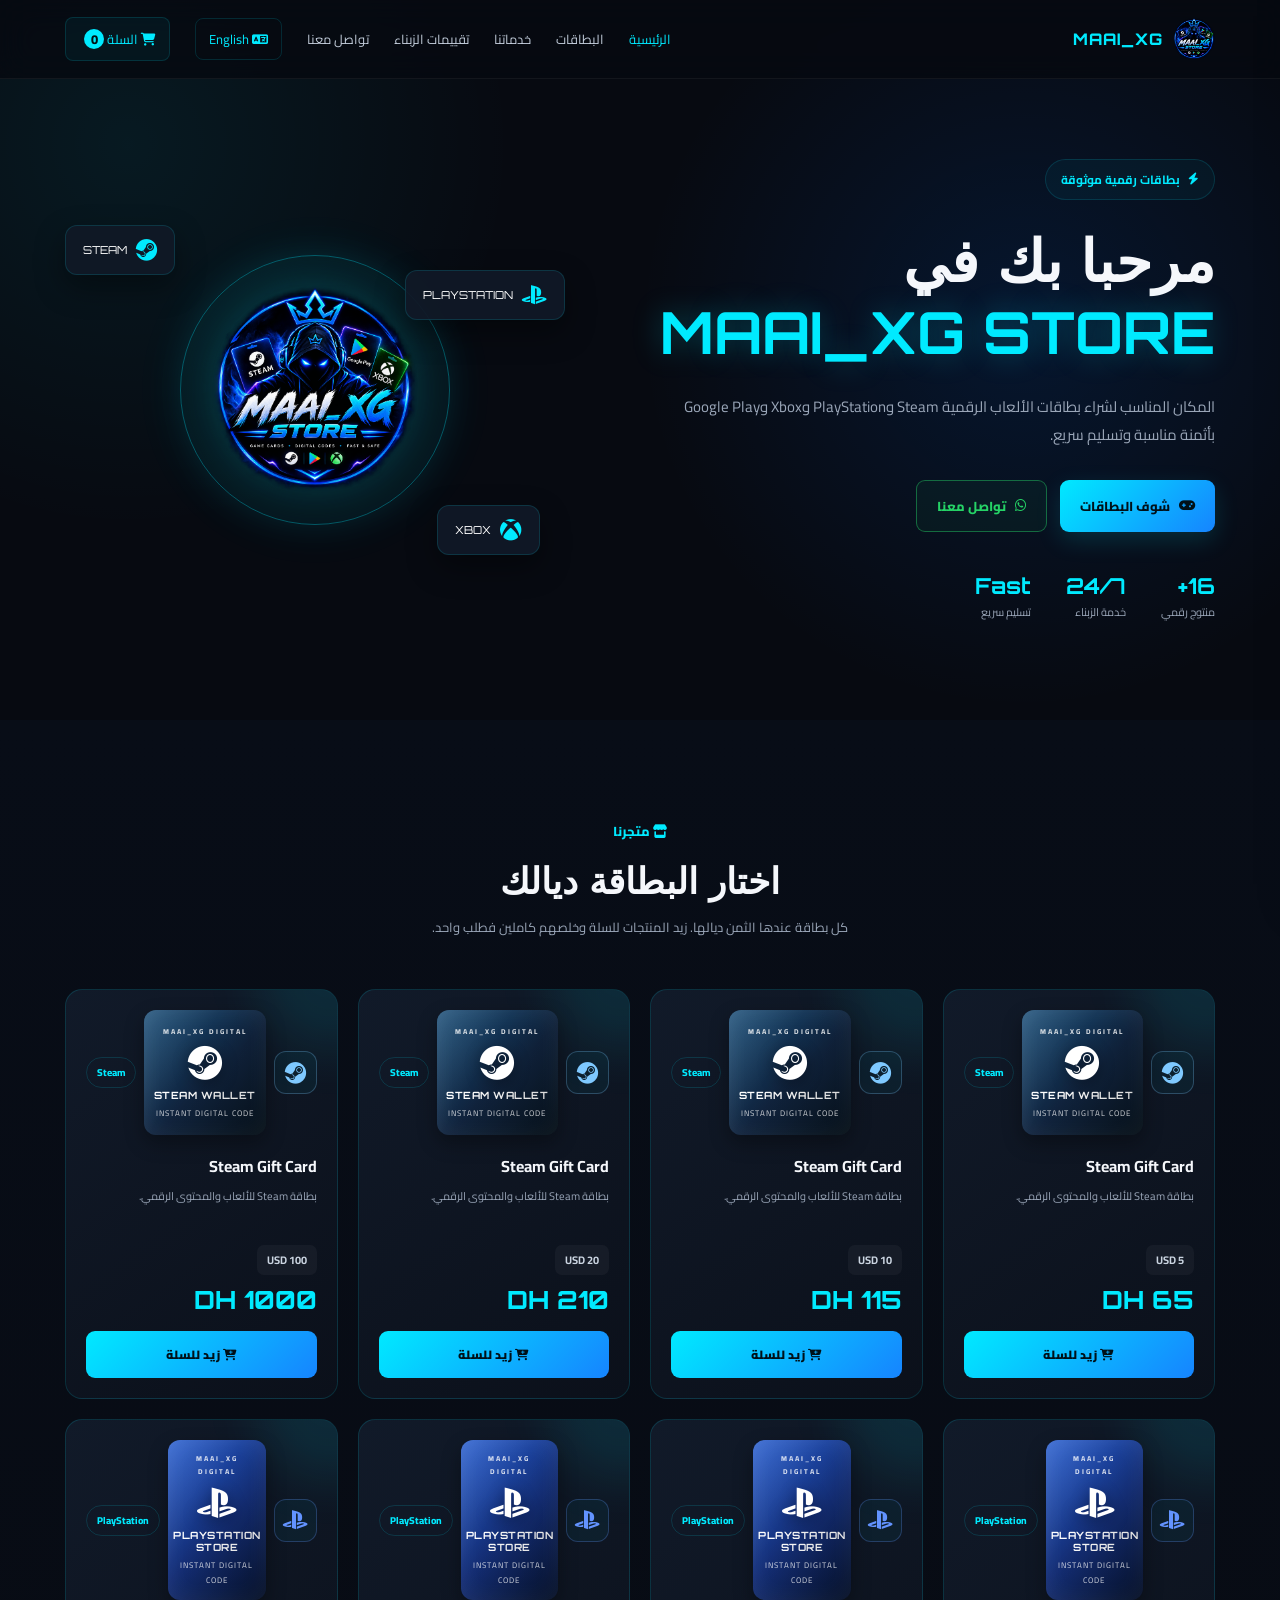
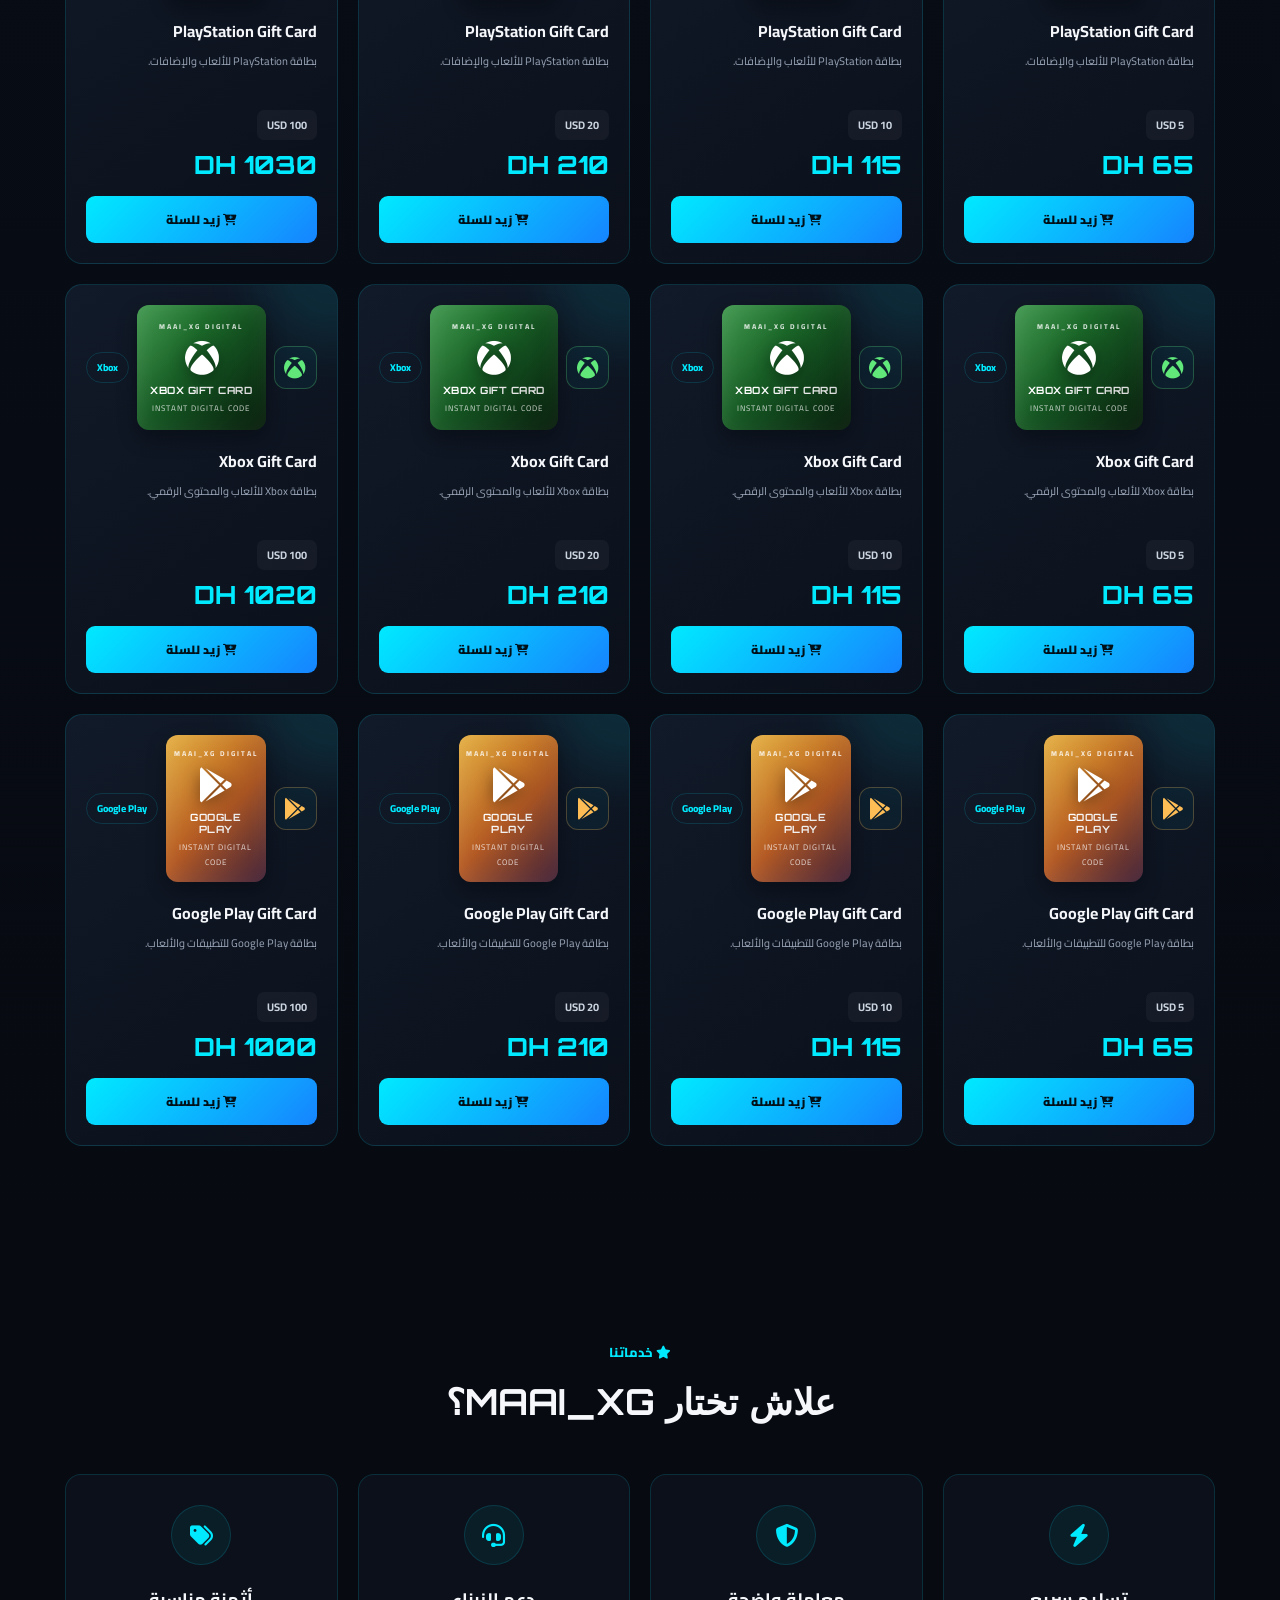
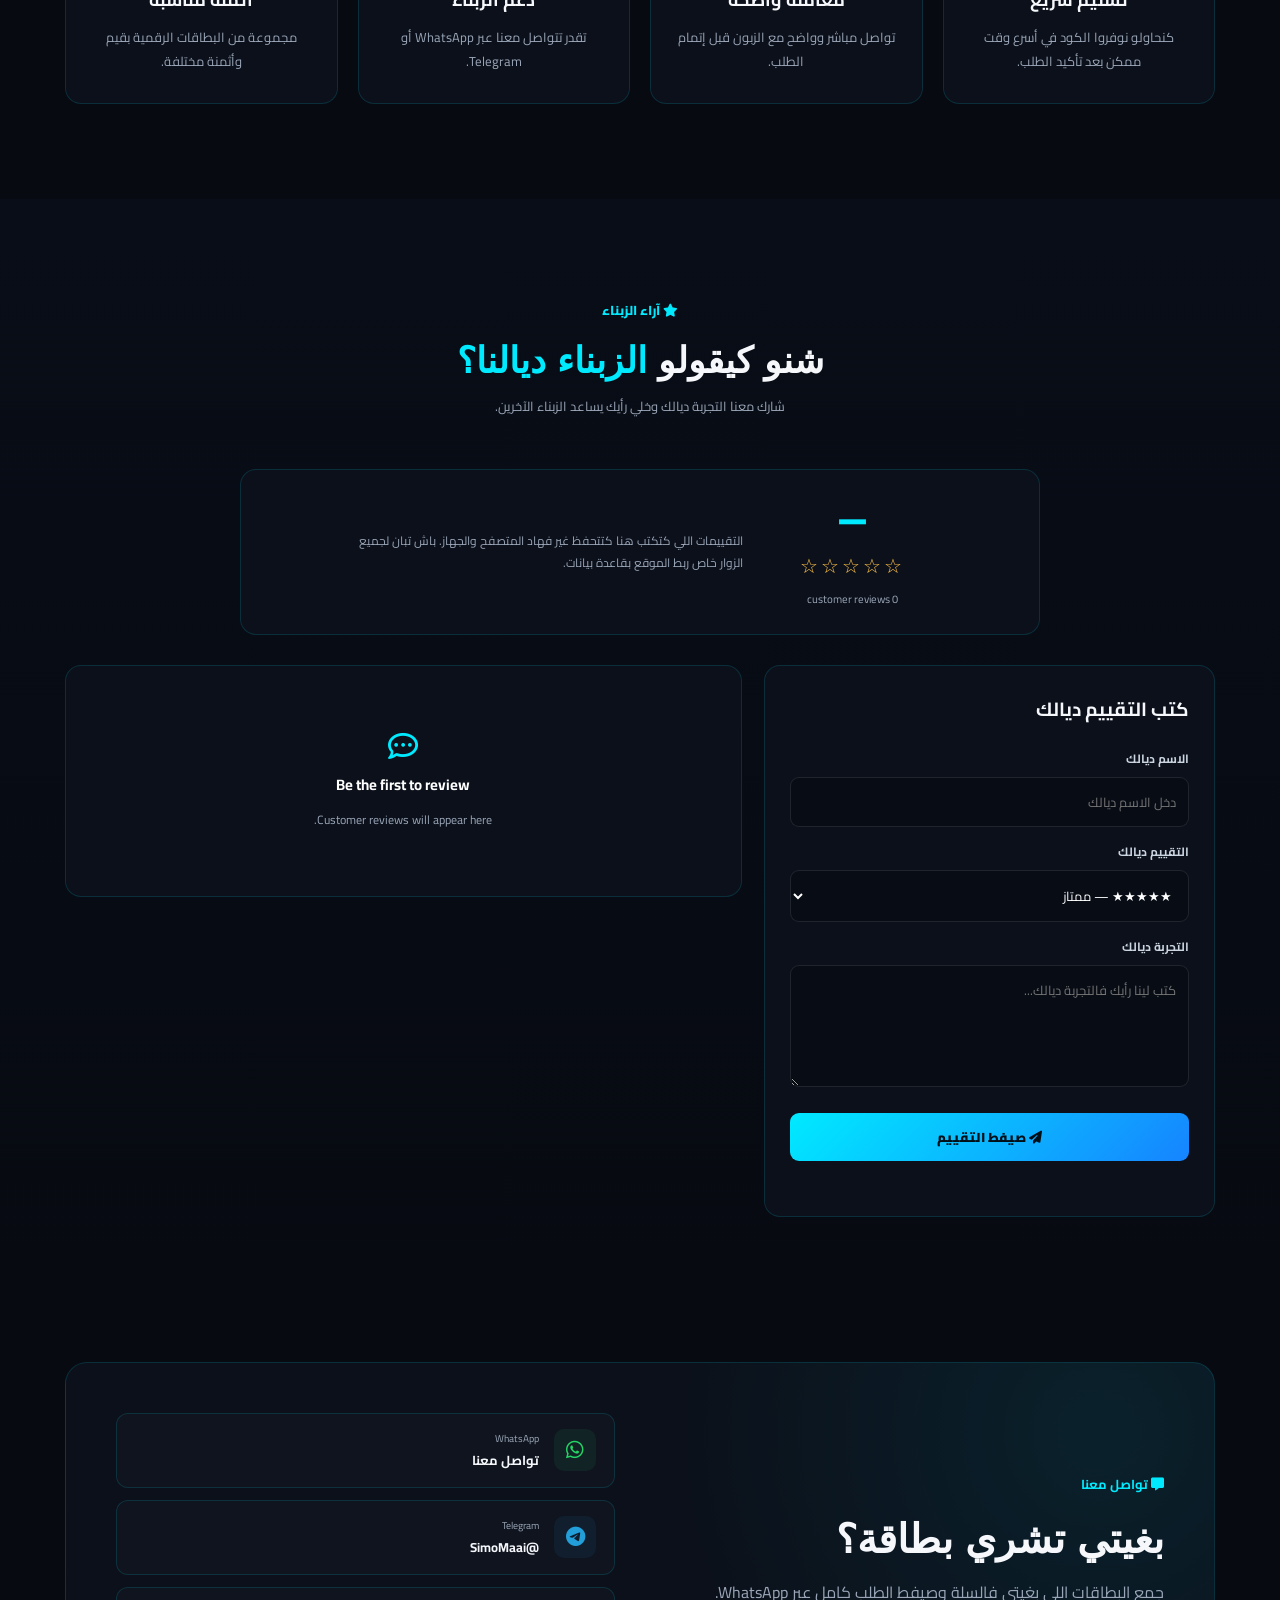
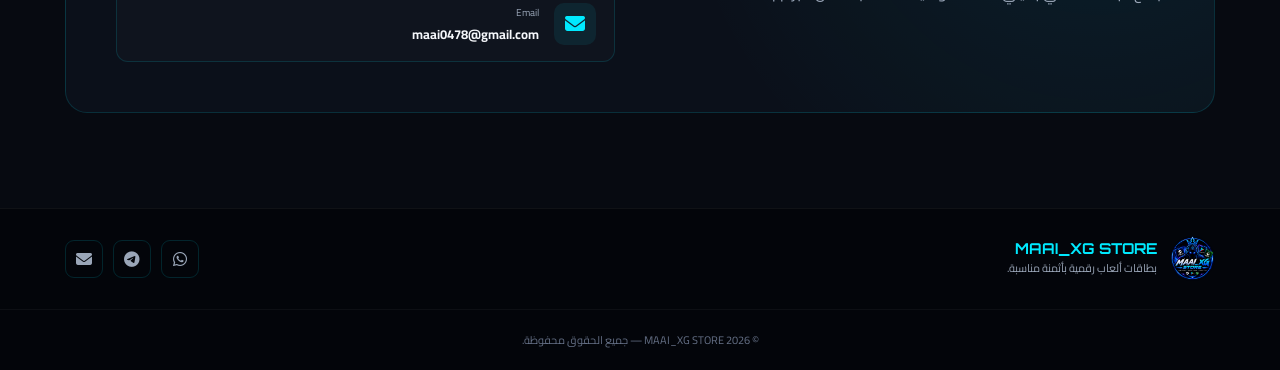
<file: index.html>
<!-- Website updated -->
<!DOCTYPE html>
<html lang="ar" dir="rtl">
<head>
  <meta charset="UTF-8">
  <meta name="viewport" content="width=device-width, initial-scale=1.0">
  <title>MAAI_XG STORE | بطاقات الألعاب الرقمية</title>
  <meta name="description" content="متجر بطاقات Steam وPlayStation وXbox وGoogle Play">
  <link rel="preconnect" href="https://fonts.googleapis.com">
  <link rel="preconnect" href="https://fonts.gstatic.com" crossorigin>
  <link href="https://fonts.googleapis.com/css2?family=Cairo:wght@400;500;600;700;800&family=Orbitron:wght@500;600;700;800&display=swap" rel="stylesheet">
  <link rel="stylesheet" href="https://cdnjs.cloudflare.com/ajax/libs/font-awesome/6.5.2/css/all.min.css">
  <link rel="stylesheet" href="style.css">
</head>
<body>

<header class="navbar">
  <div class="container nav-container">
    <a href="#home" class="logo">
      <img src="logo_profil.png" alt="MAAI_XG">
      <span>MAAI_XG</span>
    </a>

    <nav class="nav-menu">
      <a href="#home" class="nav-link active">الرئيسية</a>
      <a href="#cards" class="nav-link">البطاقات</a>
      <a href="#services" class="nav-link">خدماتنا</a>
      <a href="#reviews" class="nav-link">تقييمات الزبناء</a>
      <a href="#contact" class="nav-link">تواصل معنا</a>
      <a href="index_en.html" class="language-btn">
        <i class="fa-solid fa-language"></i> English
      </a>
      <button class="cart-open nav-cart" type="button">
        <i class="fa-solid fa-cart-shopping"></i>
        السلة <span class="cart-count">0</span>
      </button>
    </nav>

    <button class="menu-toggle" aria-label="القائمة">
      <i class="fa-solid fa-bars"></i>
    </button>
  </div>
</header>

<!-- الصفحة الرئيسية -->
<section id="home" class="hero">
  <div class="hero-bg"></div>
  <div class="container hero-container">

    <div class="hero-content reveal">
      <span class="hero-badge">
        <i class="fa-solid fa-bolt"></i>
        بطاقات رقمية موثوقة
      </span>

      <h1>مرحبا بك في <span>MAAI_XG STORE</span></h1>

      <p>
        المكان المناسب لشراء بطاقات الألعاب الرقمية Steam وPlayStation
        وXbox وGoogle Play بأثمنة مناسبة وتسليم سريع.
      </p>

      <div class="hero-buttons">
        <a href="#cards" class="btn btn-primary">
          <i class="fa-solid fa-gamepad"></i>
          شوف البطاقات
        </a>

        <a href="https://wa.me/79996118911" target="_blank" rel="noopener" class="btn btn-whatsapp">
          <i class="fa-brands fa-whatsapp"></i>
          تواصل معنا
        </a>
      </div>

      <div class="hero-stats">
        <div class="stat"><strong>16+</strong><span>منتوج رقمي</span></div>
        <div class="stat"><strong>24/7</strong><span>خدمة الزبناء</span></div>
        <div class="stat"><strong>Fast</strong><span>تسليم سريع</span></div>
      </div>
    </div>

    <div class="hero-visual reveal">
      <div class="floating-card steam-float">
        <i class="fa-brands fa-steam"></i><span>STEAM</span>
      </div>

      <div class="floating-card ps-float">
        <i class="fa-brands fa-playstation"></i><span>PLAYSTATION</span>
      </div>

      <div class="floating-card xbox-float">
        <i class="fa-brands fa-xbox"></i><span>XBOX</span>
      </div>

      <div class="hero-logo">
        <img src="logo_profil.png" alt="MAAI_XG Logo">
        <div class="logo-ring"></div>
      </div>
    </div>

  </div>
</section>

<!-- البطاقات -->
<section id="cards" class="section cards-section">
  <div class="container">

    <div class="section-title reveal">
      <span><i class="fa-solid fa-store"></i> متجرنا</span>
      <h2>اختار البطاقة ديالك</h2>
      <p>كل بطاقة عندها الثمن ديالها. زيد المنتجات للسلة وخلصهم كاملين فطلب واحد.</p>
    </div>

    <div class="cards-grid">

      <!-- STEAM -->

      <article class="product-card steam-card reveal">
        <div class="card-top">
          <div class="platform-icon"><i class="fa-brands fa-steam"></i></div>
          <div class="product-art steam-card-art">
            <span class="art-kicker">MAAI_XG DIGITAL</span>
            <i class="fa-brands fa-steam"></i>
            <strong>STEAM WALLET</strong>
            <small>INSTANT DIGITAL CODE</small>
          </div>
          <span class="card-tag">Steam</span>
        </div>
        <h3>Steam Gift Card</h3>
        <p>بطاقة Steam للألعاب والمحتوى الرقمي.</p>
        <div class="product-value">5 USD</div>
        <div class="product-price">65 DH</div>
        <button class="add-to-cart-btn" data-id="steam-5" data-product="Steam Gift Card" data-value="5 USD" data-price="65">
          <i class="fa-solid fa-cart-plus"></i> زيد للسلة
        </button>
      </article>

      <article class="product-card steam-card reveal">
        <div class="card-top">
          <div class="platform-icon"><i class="fa-brands fa-steam"></i></div>
          <div class="product-art steam-card-art">
            <span class="art-kicker">MAAI_XG DIGITAL</span>
            <i class="fa-brands fa-steam"></i>
            <strong>STEAM WALLET</strong>
            <small>INSTANT DIGITAL CODE</small>
          </div>
          <span class="card-tag">Steam</span>
        </div>
        <h3>Steam Gift Card</h3>
        <p>بطاقة Steam للألعاب والمحتوى الرقمي.</p>
        <div class="product-value">10 USD</div>
        <div class="product-price">115 DH</div>
        <button class="add-to-cart-btn" data-id="steam-10" data-product="Steam Gift Card" data-value="10 USD" data-price="115">
          <i class="fa-solid fa-cart-plus"></i> زيد للسلة
        </button>
      </article>

      <article class="product-card steam-card reveal">
        <div class="card-top">
          <div class="platform-icon"><i class="fa-brands fa-steam"></i></div>
          <div class="product-art steam-card-art">
            <span class="art-kicker">MAAI_XG DIGITAL</span>
            <i class="fa-brands fa-steam"></i>
            <strong>STEAM WALLET</strong>
            <small>INSTANT DIGITAL CODE</small>
          </div>
          <span class="card-tag">Steam</span>
        </div>
        <h3>Steam Gift Card</h3>
        <p>بطاقة Steam للألعاب والمحتوى الرقمي.</p>
        <div class="product-value">20 USD</div>
        <div class="product-price">210 DH</div>
        <button class="add-to-cart-btn" data-id="steam-20" data-product="Steam Gift Card" data-value="20 USD" data-price="210">
          <i class="fa-solid fa-cart-plus"></i> زيد للسلة
        </button>
      </article>

      <article class="product-card steam-card reveal">
        <div class="card-top">
          <div class="platform-icon"><i class="fa-brands fa-steam"></i></div>
          <div class="product-art steam-card-art">
            <span class="art-kicker">MAAI_XG DIGITAL</span>
            <i class="fa-brands fa-steam"></i>
            <strong>STEAM WALLET</strong>
            <small>INSTANT DIGITAL CODE</small>
          </div>
          <span class="card-tag">Steam</span>
        </div>
        <h3>Steam Gift Card</h3>
        <p>بطاقة Steam للألعاب والمحتوى الرقمي.</p>
        <div class="product-value">100 USD</div>
        <div class="product-price">1000 DH</div>
        <button class="add-to-cart-btn" data-id="steam-100" data-product="Steam Gift Card" data-value="100 USD" data-price="1000">
          <i class="fa-solid fa-cart-plus"></i> زيد للسلة
        </button>
      </article>

      <!-- PLAYSTATION -->

      <article class="product-card playstation-card reveal">
        <div class="card-top">
          <div class="platform-icon"><i class="fa-brands fa-playstation"></i></div>
          <div class="product-art playstation-card-art">
            <span class="art-kicker">MAAI_XG DIGITAL</span>
            <i class="fa-brands fa-playstation"></i>
            <strong>PLAYSTATION STORE</strong>
            <small>INSTANT DIGITAL CODE</small>
          </div>
          <span class="card-tag">PlayStation</span>
        </div>
        <h3>PlayStation Gift Card</h3>
        <p>بطاقة PlayStation للألعاب والإضافات.</p>
        <div class="product-value">5 USD</div>
        <div class="product-price">65 DH</div>
        <button class="add-to-cart-btn" data-id="ps-5" data-product="PlayStation Gift Card" data-value="5 USD" data-price="65">
          <i class="fa-solid fa-cart-plus"></i> زيد للسلة
        </button>
      </article>

      <article class="product-card playstation-card reveal">
        <div class="card-top">
          <div class="platform-icon"><i class="fa-brands fa-playstation"></i></div>
          <div class="product-art playstation-card-art">
            <span class="art-kicker">MAAI_XG DIGITAL</span>
            <i class="fa-brands fa-playstation"></i>
            <strong>PLAYSTATION STORE</strong>
            <small>INSTANT DIGITAL CODE</small>
          </div>
          <span class="card-tag">PlayStation</span>
        </div>
        <h3>PlayStation Gift Card</h3>
        <p>بطاقة PlayStation للألعاب والإضافات.</p>
        <div class="product-value">10 USD</div>
        <div class="product-price">115 DH</div>
        <button class="add-to-cart-btn" data-id="ps-10" data-product="PlayStation Gift Card" data-value="10 USD" data-price="115">
          <i class="fa-solid fa-cart-plus"></i> زيد للسلة
        </button>
      </article>

      <article class="product-card playstation-card reveal">
        <div class="card-top">
          <div class="platform-icon"><i class="fa-brands fa-playstation"></i></div>
          <div class="product-art playstation-card-art">
            <span class="art-kicker">MAAI_XG DIGITAL</span>
            <i class="fa-brands fa-playstation"></i>
            <strong>PLAYSTATION STORE</strong>
            <small>INSTANT DIGITAL CODE</small>
          </div>
          <span class="card-tag">PlayStation</span>
        </div>
        <h3>PlayStation Gift Card</h3>
        <p>بطاقة PlayStation للألعاب والإضافات.</p>
        <div class="product-value">20 USD</div>
        <div class="product-price">210 DH</div>
        <button class="add-to-cart-btn" data-id="ps-20" data-product="PlayStation Gift Card" data-value="20 USD" data-price="210">
          <i class="fa-solid fa-cart-plus"></i> زيد للسلة
        </button>
      </article>

      <article class="product-card playstation-card reveal">
        <div class="card-top">
          <div class="platform-icon"><i class="fa-brands fa-playstation"></i></div>
          <div class="product-art playstation-card-art">
            <span class="art-kicker">MAAI_XG DIGITAL</span>
            <i class="fa-brands fa-playstation"></i>
            <strong>PLAYSTATION STORE</strong>
            <small>INSTANT DIGITAL CODE</small>
          </div>
          <span class="card-tag">PlayStation</span>
        </div>
        <h3>PlayStation Gift Card</h3>
        <p>بطاقة PlayStation للألعاب والإضافات.</p>
        <div class="product-value">100 USD</div>
        <div class="product-price">1030 DH</div>
        <button class="add-to-cart-btn" data-id="ps-100" data-product="PlayStation Gift Card" data-value="100 USD" data-price="1030">
          <i class="fa-solid fa-cart-plus"></i> زيد للسلة
        </button>
      </article>

      <!-- XBOX -->

      <article class="product-card xbox-card reveal">
        <div class="card-top">
          <div class="platform-icon"><i class="fa-brands fa-xbox"></i></div>
          <div class="product-art xbox-card-art">
            <span class="art-kicker">MAAI_XG DIGITAL</span>
            <i class="fa-brands fa-xbox"></i>
            <strong>XBOX GIFT CARD</strong>
            <small>INSTANT DIGITAL CODE</small>
          </div>
          <span class="card-tag">Xbox</span>
        </div>
        <h3>Xbox Gift Card</h3>
        <p>بطاقة Xbox للألعاب والمحتوى الرقمي.</p>
        <div class="product-value">5 USD</div>
        <div class="product-price">65 DH</div>
        <button class="add-to-cart-btn" data-id="xbox-5" data-product="Xbox Gift Card" data-value="5 USD" data-price="65">
          <i class="fa-solid fa-cart-plus"></i> زيد للسلة
        </button>
      </article>

      <article class="product-card xbox-card reveal">
        <div class="card-top">
          <div class="platform-icon"><i class="fa-brands fa-xbox"></i></div>
          <div class="product-art xbox-card-art">
            <span class="art-kicker">MAAI_XG DIGITAL</span>
            <i class="fa-brands fa-xbox"></i>
            <strong>XBOX GIFT CARD</strong>
            <small>INSTANT DIGITAL CODE</small>
          </div>
          <span class="card-tag">Xbox</span>
        </div>
        <h3>Xbox Gift Card</h3>
        <p>بطاقة Xbox للألعاب والمحتوى الرقمي.</p>
        <div class="product-value">10 USD</div>
        <div class="product-price">115 DH</div>
        <button class="add-to-cart-btn" data-id="xbox-10" data-product="Xbox Gift Card" data-value="10 USD" data-price="115">
          <i class="fa-solid fa-cart-plus"></i> زيد للسلة
        </button>
      </article>

      <article class="product-card xbox-card reveal">
        <div class="card-top">
          <div class="platform-icon"><i class="fa-brands fa-xbox"></i></div>
          <div class="product-art xbox-card-art">
            <span class="art-kicker">MAAI_XG DIGITAL</span>
            <i class="fa-brands fa-xbox"></i>
            <strong>XBOX GIFT CARD</strong>
            <small>INSTANT DIGITAL CODE</small>
          </div>
          <span class="card-tag">Xbox</span>
        </div>
        <h3>Xbox Gift Card</h3>
        <p>بطاقة Xbox للألعاب والمحتوى الرقمي.</p>
        <div class="product-value">20 USD</div>
        <div class="product-price">210 DH</div>
        <button class="add-to-cart-btn" data-id="xbox-20" data-product="Xbox Gift Card" data-value="20 USD" data-price="210">
          <i class="fa-solid fa-cart-plus"></i> زيد للسلة
        </button>
      </article>

      <article class="product-card xbox-card reveal">
        <div class="card-top">
          <div class="platform-icon"><i class="fa-brands fa-xbox"></i></div>
          <div class="product-art xbox-card-art">
            <span class="art-kicker">MAAI_XG DIGITAL</span>
            <i class="fa-brands fa-xbox"></i>
            <strong>XBOX GIFT CARD</strong>
            <small>INSTANT DIGITAL CODE</small>
          </div>
          <span class="card-tag">Xbox</span>
        </div>
        <h3>Xbox Gift Card</h3>
        <p>بطاقة Xbox للألعاب والمحتوى الرقمي.</p>
        <div class="product-value">100 USD</div>
        <div class="product-price">1020 DH</div>
        <button class="add-to-cart-btn" data-id="xbox-100" data-product="Xbox Gift Card" data-value="100 USD" data-price="1020">
          <i class="fa-solid fa-cart-plus"></i> زيد للسلة
        </button>
      </article>

      <!-- GOOGLE PLAY -->

      <article class="product-card google-card reveal">
        <div class="card-top">
          <div class="platform-icon"><i class="fa-brands fa-google-play"></i></div>
          <div class="product-art google-card-art">
            <span class="art-kicker">MAAI_XG DIGITAL</span>
            <i class="fa-brands fa-google-play"></i>
            <strong>GOOGLE PLAY</strong>
            <small>INSTANT DIGITAL CODE</small>
          </div>
          <span class="card-tag">Google Play</span>
        </div>
        <h3>Google Play Gift Card</h3>
        <p>بطاقة Google Play للتطبيقات والألعاب.</p>
        <div class="product-value">5 USD</div>
        <div class="product-price">65 DH</div>
        <button class="add-to-cart-btn" data-id="google-5" data-product="Google Play Gift Card" data-value="5 USD" data-price="65">
          <i class="fa-solid fa-cart-plus"></i> زيد للسلة
        </button>
      </article>

      <article class="product-card google-card reveal">
        <div class="card-top">
          <div class="platform-icon"><i class="fa-brands fa-google-play"></i></div>
          <div class="product-art google-card-art">
            <span class="art-kicker">MAAI_XG DIGITAL</span>
            <i class="fa-brands fa-google-play"></i>
            <strong>GOOGLE PLAY</strong>
            <small>INSTANT DIGITAL CODE</small>
          </div>
          <span class="card-tag">Google Play</span>
        </div>
        <h3>Google Play Gift Card</h3>
        <p>بطاقة Google Play للتطبيقات والألعاب.</p>
        <div class="product-value">10 USD</div>
        <div class="product-price">115 DH</div>
        <button class="add-to-cart-btn" data-id="google-10" data-product="Google Play Gift Card" data-value="10 USD" data-price="115">
          <i class="fa-solid fa-cart-plus"></i> زيد للسلة
        </button>
      </article>

      <article class="product-card google-card reveal">
        <div class="card-top">
          <div class="platform-icon"><i class="fa-brands fa-google-play"></i></div>
          <div class="product-art google-card-art">
            <span class="art-kicker">MAAI_XG DIGITAL</span>
            <i class="fa-brands fa-google-play"></i>
            <strong>GOOGLE PLAY</strong>
            <small>INSTANT DIGITAL CODE</small>
          </div>
          <span class="card-tag">Google Play</span>
        </div>
        <h3>Google Play Gift Card</h3>
        <p>بطاقة Google Play للتطبيقات والألعاب.</p>
        <div class="product-value">20 USD</div>
        <div class="product-price">210 DH</div>
        <button class="add-to-cart-btn" data-id="google-20" data-product="Google Play Gift Card" data-value="20 USD" data-price="210">
          <i class="fa-solid fa-cart-plus"></i> زيد للسلة
        </button>
      </article>

      <article class="product-card google-card reveal">
        <div class="card-top">
          <div class="platform-icon"><i class="fa-brands fa-google-play"></i></div>
          <div class="product-art google-card-art">
            <span class="art-kicker">MAAI_XG DIGITAL</span>
            <i class="fa-brands fa-google-play"></i>
            <strong>GOOGLE PLAY</strong>
            <small>INSTANT DIGITAL CODE</small>
          </div>
          <span class="card-tag">Google Play</span>
        </div>
        <h3>Google Play Gift Card</h3>
        <p>بطاقة Google Play للتطبيقات والألعاب.</p>
        <div class="product-value">100 USD</div>
        <div class="product-price">1000 DH</div>
        <button class="add-to-cart-btn" data-id="google-100" data-product="Google Play Gift Card" data-value="100 USD" data-price="1000">
          <i class="fa-solid fa-cart-plus"></i> زيد للسلة
        </button>
      </article>

    </div>
  </div>
</section>

<!-- خدماتنا -->
<section id="services" class="section services-section">
  <div class="container">
    <div class="section-title reveal">
      <span><i class="fa-solid fa-star"></i> خدماتنا</span>
      <h2>علاش تختار MAAI_XG؟</h2>
    </div>

    <div class="services-grid">
      <div class="service-box reveal">
        <i class="fa-solid fa-bolt"></i>
        <h3>تسليم سريع</h3>
        <p>كنحاولو نوفروا الكود في أسرع وقت ممكن بعد تأكيد الطلب.</p>
      </div>

      <div class="service-box reveal">
        <i class="fa-solid fa-shield-halved"></i>
        <h3>معاملة واضحة</h3>
        <p>تواصل مباشر وواضح مع الزبون قبل إتمام الطلب.</p>
      </div>

      <div class="service-box reveal">
        <i class="fa-solid fa-headset"></i>
        <h3>دعم الزبناء</h3>
        <p>تقدر تتواصل معنا عبر WhatsApp أو Telegram.</p>
      </div>

      <div class="service-box reveal">
        <i class="fa-solid fa-tags"></i>
        <h3>أثمنة مناسبة</h3>
        <p>مجموعة من البطاقات الرقمية بقيم وأثمنة مختلفة.</p>
      </div>
    </div>
  </div>
</section>

<!-- تقييمات الزبناء -->
<section id="reviews" class="section reviews-section">
  <div class="container">

    <div class="section-title reveal">
      <span><i class="fa-solid fa-star"></i> آراء الزبناء</span>
      <h2>شنو كيقولو <span>الزبناء ديالنا؟</span></h2>
      <p>شارك معنا التجربة ديالك وخلي رأيك يساعد الزبناء الآخرين.</p>
    </div>

    <div class="reviews-summary reveal">
      <div class="rating-score">
        <strong id="averageRating">—</strong>
        <div class="rating-stars" id="averageStars">☆☆☆☆☆</div>
        <span id="reviewCount">ما كاين حتى تقييم دابا</span>
      </div>

      <div class="reviews-note">
        التقييمات اللي كتكتب هنا كتتحفظ غير فهاد المتصفح والجهاز.
        باش تبان لجميع الزوار خاص ربط الموقع بقاعدة بيانات.
      </div>
    </div>

    <div class="reviews-layout">

      <form id="reviewForm" class="review-form reveal">
        <h3>كتب التقييم ديالك</h3>

        <label for="reviewName">الاسم ديالك</label>
        <input id="reviewName" name="name" type="text" maxlength="40" placeholder="دخل الاسم ديالك" required>

        <label for="reviewRating">التقييم ديالك</label>
        <select id="reviewRating" name="rating" required>
          <option value="5">★★★★★ — ممتاز</option>
          <option value="4">★★★★☆ — جيد جدا</option>
          <option value="3">★★★☆☆ — جيد</option>
          <option value="2">★★☆☆☆ — متوسط</option>
          <option value="1">★☆☆☆☆ — ضعيف</option>
        </select>

        <label for="reviewText">التجربة ديالك</label>
        <textarea id="reviewText" name="review" rows="4" maxlength="400" placeholder="كتب لينا رأيك فالتجربة ديالك..." required></textarea>

        <button class="review-submit" type="submit">
          <i class="fa-solid fa-paper-plane"></i>
          صيفط التقييم
        </button>

        <p class="review-status" id="reviewStatus" role="status"></p>
      </form>

      <div class="review-list reveal" id="reviewList" aria-live="polite">
        <div class="no-reviews">
          <i class="fa-regular fa-comment-dots"></i>
          <strong>كون أول واحد يشارك رأيه</strong>
          <span>التقييمات غادي يبانوا هنا.</span>
        </div>
      </div>

    </div>
  </div>
</section>

<!-- تواصل معنا -->
<section id="contact" class="section contact-section">
  <div class="container">
    <div class="contact-box reveal">

      <div class="contact-content">
        <span><i class="fa-solid fa-message"></i> تواصل معنا</span>
        <h2>بغيتي تشري بطاقة؟</h2>
        <p>جمع البطاقات اللي بغيتي فالسلة وصيفط الطلب كامل عبر WhatsApp.</p>
      </div>

      <div class="contact-buttons">
        <a href="https://wa.me/79996118911" target="_blank" rel="noopener" class="contact-btn whatsapp">
          <i class="fa-brands fa-whatsapp"></i>
          <div><small>WhatsApp</small><strong>تواصل معنا</strong></div>
        </a>

        <a href="https://t.me/SimoMaai" target="_blank" rel="noopener" class="contact-btn telegram">
          <i class="fa-brands fa-telegram"></i>
          <div><small>Telegram</small><strong>@SimoMaai</strong></div>
        </a>

        <a href="mailto:maai0478@gmail.com" class="contact-btn email">
          <i class="fa-solid fa-envelope"></i>
          <div><small>Email</small><strong>maai0478@gmail.com</strong></div>
        </a>
      </div>

    </div>
  </div>
</section>

<!-- FOOTER -->
<footer>
  <div class="container footer-container">

    <div class="footer-brand">
      <img src="logo_profil.png" alt="MAAI_XG">
      <div>
        <h3>MAAI_XG STORE</h3>
        <p>بطاقات ألعاب رقمية بأثمنة مناسبة.</p>
      </div>
    </div>

    <div class="footer-social">
      <a href="https://wa.me/79996118911" target="_blank" rel="noopener"><i class="fa-brands fa-whatsapp"></i></a>
      <a href="https://t.me/SimoMaai" target="_blank" rel="noopener"><i class="fa-brands fa-telegram"></i></a>
      <a href="mailto:maai0478@gmail.com"><i class="fa-solid fa-envelope"></i></a>
    </div>

  </div>

  <div class="copyright">
    © <span id="year"></span> MAAI_XG STORE — جميع الحقوق محفوظة.
  </div>
</footer>

<!-- سلة المشتريات -->
<div class="cart-overlay"></div>

<aside class="cart-panel" aria-label="سلة المشتريات" aria-hidden="true">

  <div class="cart-header">
    <h2><i class="fa-solid fa-cart-shopping"></i> سلة المشتريات</h2>
    <button class="cart-close" type="button" aria-label="إغلاق">
      <i class="fa-solid fa-xmark"></i>
    </button>
  </div>

  <div class="cart-items">
    <p class="empty-cart">السلة ديالك مازال خاوية.</p>
  </div>

  <div class="cart-footer">
    <div class="cart-total">
      <span>المجموع:</span>
      <strong><span class="cart-total-value">0</span> DH</strong>
    </div>

    <button class="checkout-btn" type="button">
      <i class="fa-brands fa-whatsapp"></i>
      كمل الطلب عبر WhatsApp
    </button>

    <button class="clear-cart-btn" type="button">فرغ السلة</button>
  </div>

</aside>

<script src="script.js"></script>
</body>
</html>
</file>
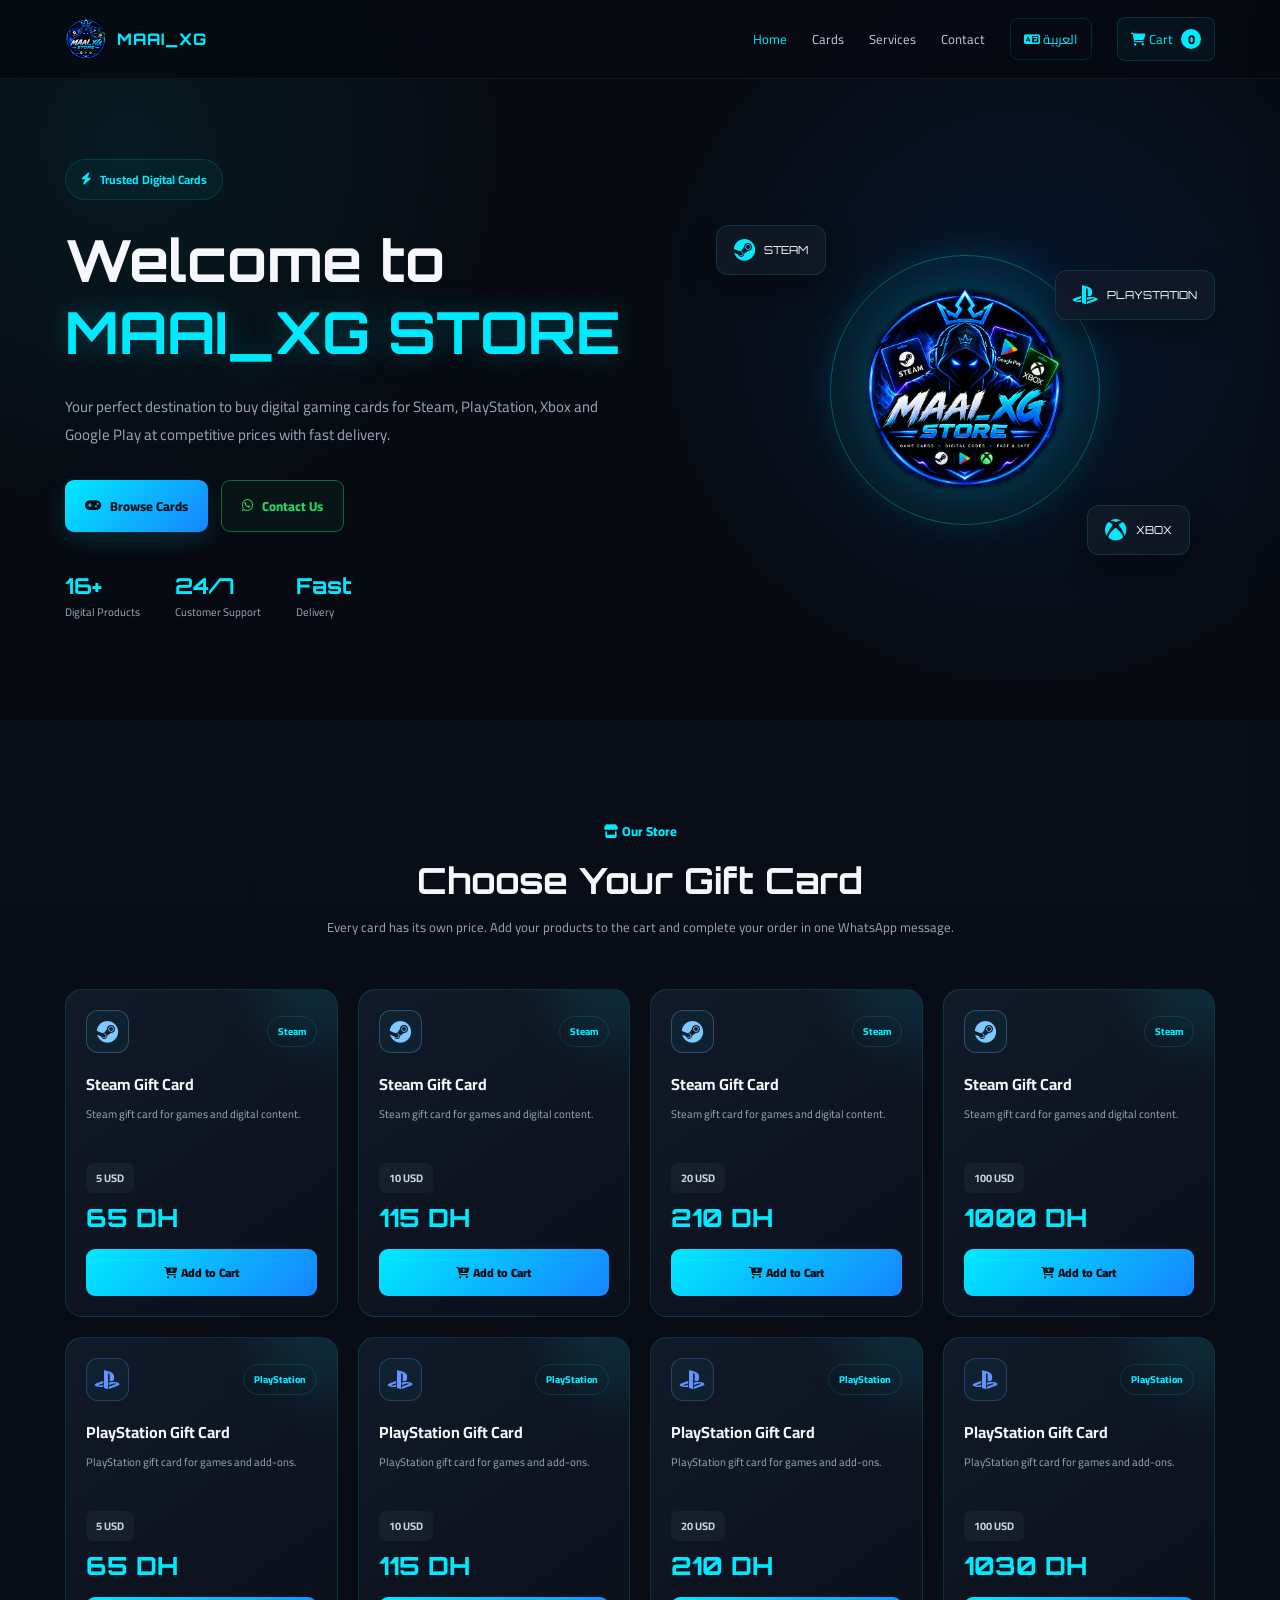
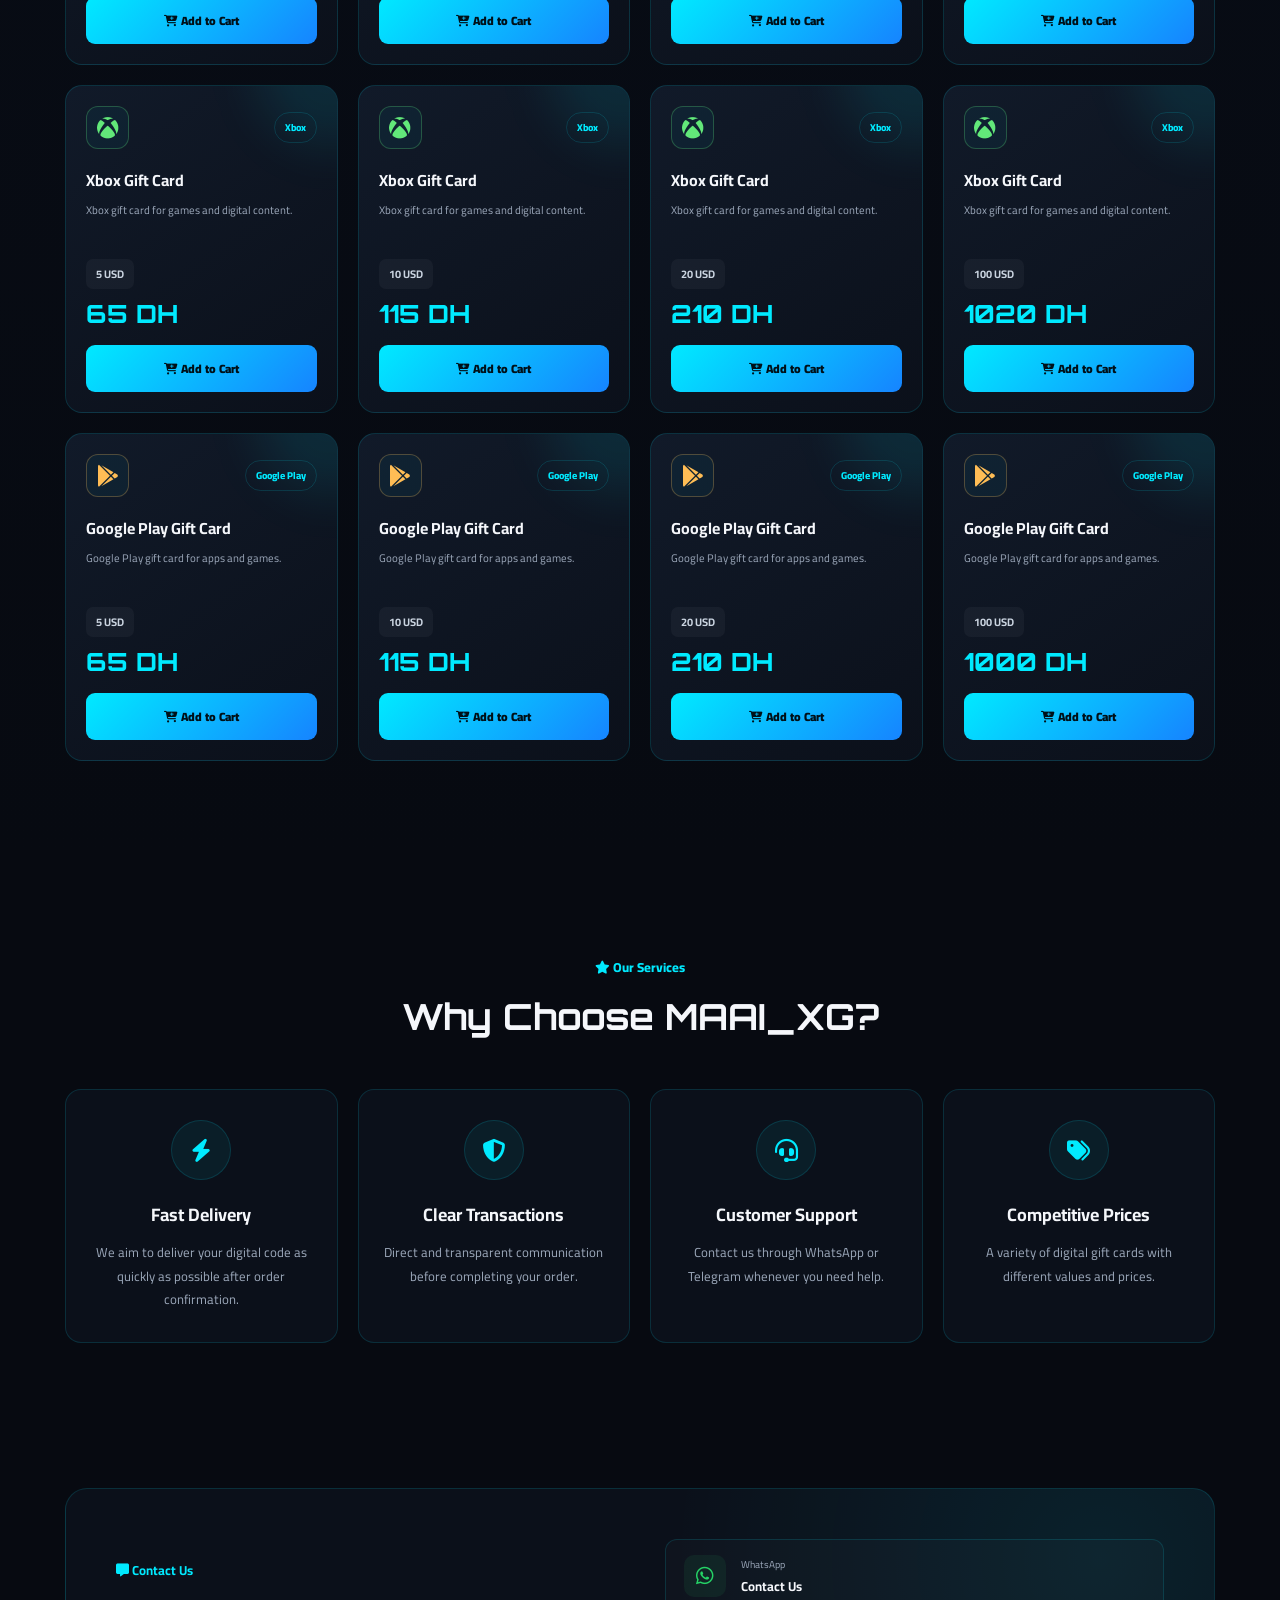
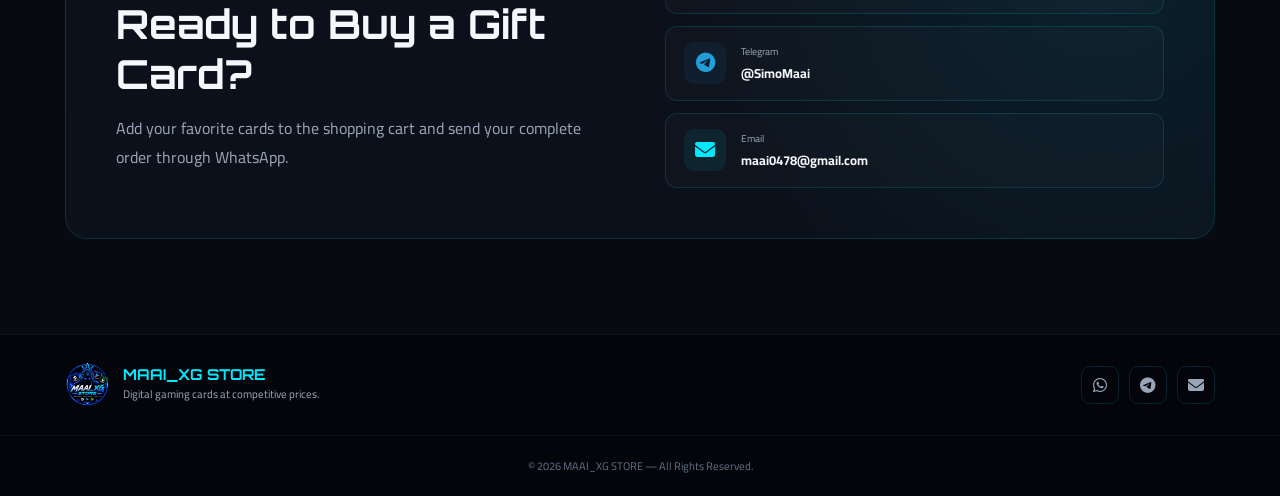
<file: english.html>
<!DOCTYPE html>
<html lang="en" dir="ltr">
<head>
  <meta charset="UTF-8">
  <meta name="viewport" content="width=device-width, initial-scale=1.0">
  <title>MAAI_XG STORE | Digital Gaming Cards</title>
  <meta name="description" content="Steam, PlayStation, Xbox and Google Play digital gift cards.">
  <link rel="preconnect" href="https://fonts.googleapis.com">
  <link rel="preconnect" href="https://fonts.gstatic.com" crossorigin>
  <link href="https://fonts.googleapis.com/css2?family=Cairo:wght@400;500;600;700;800&family=Orbitron:wght@500;600;700;800&display=swap" rel="stylesheet">
  <link rel="stylesheet" href="https://cdnjs.cloudflare.com/ajax/libs/font-awesome/6.5.2/css/all.min.css">
  <link rel="stylesheet" href="style.css">
</head>
<body>

<!-- NAVBAR -->
<header class="navbar">
  <div class="container nav-container">
    <a href="#home" class="logo">
      <img src="logo_profil.png" alt="MAAI_XG">
      <span>MAAI_XG</span>
    </a>

    <nav class="nav-menu">
      <a href="#home" class="nav-link active">Home</a>
      <a href="#cards" class="nav-link">Cards</a>
      <a href="#services" class="nav-link">Services</a>
      <a href="#contact" class="nav-link">Contact</a>

      <a href="index.html" class="language-btn">
        <i class="fa-solid fa-language"></i> العربية
      </a>

      <button class="cart-open nav-cart" type="button">
        <i class="fa-solid fa-cart-shopping"></i>
        Cart <span class="cart-count">0</span>
      </button>
    </nav>

    <button class="menu-toggle" aria-label="Menu">
      <i class="fa-solid fa-bars"></i>
    </button>
  </div>
</header>

<!-- HERO -->
<section id="home" class="hero">
  <div class="hero-bg"></div>

  <div class="container hero-container">
    <div class="hero-content reveal">

      <span class="hero-badge">
        <i class="fa-solid fa-bolt"></i>
        Trusted Digital Cards
      </span>

      <h1>Welcome to <span>MAAI_XG STORE</span></h1>

      <p>
        Your perfect destination to buy digital gaming cards
        for Steam, PlayStation, Xbox and Google Play
        at competitive prices with fast delivery.
      </p>

      <div class="hero-buttons">
        <a href="#cards" class="btn btn-primary">
          <i class="fa-solid fa-gamepad"></i>
          Browse Cards
        </a>

        <a href="https://wa.me/79996118911" target="_blank" rel="noopener" class="btn btn-whatsapp">
          <i class="fa-brands fa-whatsapp"></i>
          Contact Us
        </a>
      </div>

      <div class="hero-stats">
        <div class="stat">
          <strong>16+</strong>
          <span>Digital Products</span>
        </div>

        <div class="stat">
          <strong>24/7</strong>
          <span>Customer Support</span>
        </div>

        <div class="stat">
          <strong>Fast</strong>
          <span>Delivery</span>
        </div>
      </div>
    </div>

    <div class="hero-visual reveal">

      <div class="floating-card steam-float">
        <i class="fa-brands fa-steam"></i>
        <span>STEAM</span>
      </div>

      <div class="floating-card ps-float">
        <i class="fa-brands fa-playstation"></i>
        <span>PLAYSTATION</span>
      </div>

      <div class="floating-card xbox-float">
        <i class="fa-brands fa-xbox"></i>
        <span>XBOX</span>
      </div>

      <div class="hero-logo">
        <img src="logo_profil.png" alt="MAAI_XG Logo">
        <div class="logo-ring"></div>
      </div>

    </div>
  </div>
</section>

<!-- PRODUCTS -->
<section id="cards" class="section cards-section">
  <div class="container">

    <div class="section-title reveal">
      <span>
        <i class="fa-solid fa-store"></i>
        Our Store
      </span>

      <h2>Choose Your Gift Card</h2>

      <p>
        Every card has its own price. Add your products to the cart
        and complete your order in one WhatsApp message.
      </p>
    </div>

    <div class="cards-grid">

      <!-- STEAM -->

      <article class="product-card steam-card reveal">
        <div class="card-top">
          <div class="platform-icon">
            <i class="fa-brands fa-steam"></i>
          </div>
          <span class="card-tag">Steam</span>
        </div>

        <h3>Steam Gift Card</h3>
        <p>Steam gift card for games and digital content.</p>

        <div class="product-value">5 USD</div>
        <div class="product-price">65 DH</div>

        <button class="add-to-cart-btn" data-id="steam-5" data-product="Steam Gift Card" data-value="5 USD" data-price="65">
          <i class="fa-solid fa-cart-plus"></i> Add to Cart
        </button>
      </article>

      <article class="product-card steam-card reveal">
        <div class="card-top">
          <div class="platform-icon">
            <i class="fa-brands fa-steam"></i>
          </div>
          <span class="card-tag">Steam</span>
        </div>

        <h3>Steam Gift Card</h3>
        <p>Steam gift card for games and digital content.</p>

        <div class="product-value">10 USD</div>
        <div class="product-price">115 DH</div>

        <button class="add-to-cart-btn" data-id="steam-10" data-product="Steam Gift Card" data-value="10 USD" data-price="115">
          <i class="fa-solid fa-cart-plus"></i> Add to Cart
        </button>
      </article>

      <article class="product-card steam-card reveal">
        <div class="card-top">
          <div class="platform-icon">
            <i class="fa-brands fa-steam"></i>
          </div>
          <span class="card-tag">Steam</span>
        </div>

        <h3>Steam Gift Card</h3>
        <p>Steam gift card for games and digital content.</p>

        <div class="product-value">20 USD</div>
        <div class="product-price">210 DH</div>

        <button class="add-to-cart-btn" data-id="steam-20" data-product="Steam Gift Card" data-value="20 USD" data-price="210">
          <i class="fa-solid fa-cart-plus"></i> Add to Cart
        </button>
      </article>

      <article class="product-card steam-card reveal">
        <div class="card-top">
          <div class="platform-icon">
            <i class="fa-brands fa-steam"></i>
          </div>
          <span class="card-tag">Steam</span>
        </div>

        <h3>Steam Gift Card</h3>
        <p>Steam gift card for games and digital content.</p>

        <div class="product-value">100 USD</div>
        <div class="product-price">1000 DH</div>

        <button class="add-to-cart-btn" data-id="steam-100" data-product="Steam Gift Card" data-value="100 USD" data-price="1000">
          <i class="fa-solid fa-cart-plus"></i> Add to Cart
        </button>
      </article>

      <!-- PLAYSTATION -->

      <article class="product-card playstation-card reveal">
        <div class="card-top">
          <div class="platform-icon">
            <i class="fa-brands fa-playstation"></i>
          </div>
          <span class="card-tag">PlayStation</span>
        </div>

        <h3>PlayStation Gift Card</h3>
        <p>PlayStation gift card for games and add-ons.</p>

        <div class="product-value">5 USD</div>
        <div class="product-price">65 DH</div>

        <button class="add-to-cart-btn" data-id="ps-5" data-product="PlayStation Gift Card" data-value="5 USD" data-price="65">
          <i class="fa-solid fa-cart-plus"></i> Add to Cart
        </button>
      </article>

      <article class="product-card playstation-card reveal">
        <div class="card-top">
          <div class="platform-icon">
            <i class="fa-brands fa-playstation"></i>
          </div>
          <span class="card-tag">PlayStation</span>
        </div>

        <h3>PlayStation Gift Card</h3>
        <p>PlayStation gift card for games and add-ons.</p>

        <div class="product-value">10 USD</div>
        <div class="product-price">115 DH</div>

        <button class="add-to-cart-btn" data-id="ps-10" data-product="PlayStation Gift Card" data-value="10 USD" data-price="115">
          <i class="fa-solid fa-cart-plus"></i> Add to Cart
        </button>
      </article>

      <article class="product-card playstation-card reveal">
        <div class="card-top">
          <div class="platform-icon">
            <i class="fa-brands fa-playstation"></i>
          </div>
          <span class="card-tag">PlayStation</span>
        </div>

        <h3>PlayStation Gift Card</h3>
        <p>PlayStation gift card for games and add-ons.</p>

        <div class="product-value">20 USD</div>
        <div class="product-price">210 DH</div>

        <button class="add-to-cart-btn" data-id="ps-20" data-product="PlayStation Gift Card" data-value="20 USD" data-price="210">
          <i class="fa-solid fa-cart-plus"></i> Add to Cart
        </button>
      </article>

      <article class="product-card playstation-card reveal">
        <div class="card-top">
          <div class="platform-icon">
            <i class="fa-brands fa-playstation"></i>
          </div>
          <span class="card-tag">PlayStation</span>
        </div>

        <h3>PlayStation Gift Card</h3>
        <p>PlayStation gift card for games and add-ons.</p>

        <div class="product-value">100 USD</div>
        <div class="product-price">1030 DH</div>

        <button class="add-to-cart-btn" data-id="ps-100" data-product="PlayStation Gift Card" data-value="100 USD" data-price="1030">
          <i class="fa-solid fa-cart-plus"></i> Add to Cart
        </button>
      </article>

      <!-- XBOX -->

      <article class="product-card xbox-card reveal">
        <div class="card-top">
          <div class="platform-icon">
            <i class="fa-brands fa-xbox"></i>
          </div>
          <span class="card-tag">Xbox</span>
        </div>

        <h3>Xbox Gift Card</h3>
        <p>Xbox gift card for games and digital content.</p>

        <div class="product-value">5 USD</div>
        <div class="product-price">65 DH</div>

        <button class="add-to-cart-btn" data-id="xbox-5" data-product="Xbox Gift Card" data-value="5 USD" data-price="65">
          <i class="fa-solid fa-cart-plus"></i> Add to Cart
        </button>
      </article>

      <article class="product-card xbox-card reveal">
        <div class="card-top">
          <div class="platform-icon">
            <i class="fa-brands fa-xbox"></i>
          </div>
          <span class="card-tag">Xbox</span>
        </div>

        <h3>Xbox Gift Card</h3>
        <p>Xbox gift card for games and digital content.</p>

        <div class="product-value">10 USD</div>
        <div class="product-price">115 DH</div>

        <button class="add-to-cart-btn" data-id="xbox-10" data-product="Xbox Gift Card" data-value="10 USD" data-price="115">
          <i class="fa-solid fa-cart-plus"></i> Add to Cart
        </button>
      </article>

      <article class="product-card xbox-card reveal">
        <div class="card-top">
          <div class="platform-icon">
            <i class="fa-brands fa-xbox"></i>
          </div>
          <span class="card-tag">Xbox</span>
        </div>

        <h3>Xbox Gift Card</h3>
        <p>Xbox gift card for games and digital content.</p>

        <div class="product-value">20 USD</div>
        <div class="product-price">210 DH</div>

        <button class="add-to-cart-btn" data-id="xbox-20" data-product="Xbox Gift Card" data-value="20 USD" data-price="210">
          <i class="fa-solid fa-cart-plus"></i> Add to Cart
        </button>
      </article>

      <article class="product-card xbox-card reveal">
        <div class="card-top">
          <div class="platform-icon">
            <i class="fa-brands fa-xbox"></i>
          </div>
          <span class="card-tag">Xbox</span>
        </div>

        <h3>Xbox Gift Card</h3>
        <p>Xbox gift card for games and digital content.</p>

        <div class="product-value">100 USD</div>
        <div class="product-price">1020 DH</div>

        <button class="add-to-cart-btn" data-id="xbox-100" data-product="Xbox Gift Card" data-value="100 USD" data-price="1020">
          <i class="fa-solid fa-cart-plus"></i> Add to Cart
        </button>
      </article>

      <!-- GOOGLE PLAY -->

      <article class="product-card google-card reveal">
        <div class="card-top">
          <div class="platform-icon">
            <i class="fa-brands fa-google-play"></i>
          </div>
          <span class="card-tag">Google Play</span>
        </div>

        <h3>Google Play Gift Card</h3>
        <p>Google Play gift card for apps and games.</p>

        <div class="product-value">5 USD</div>
        <div class="product-price">65 DH</div>

        <button class="add-to-cart-btn" data-id="google-5" data-product="Google Play Gift Card" data-value="5 USD" data-price="65">
          <i class="fa-solid fa-cart-plus"></i> Add to Cart
        </button>
      </article>

      <article class="product-card google-card reveal">
        <div class="card-top">
          <div class="platform-icon">
            <i class="fa-brands fa-google-play"></i>
          </div>
          <span class="card-tag">Google Play</span>
        </div>

        <h3>Google Play Gift Card</h3>
        <p>Google Play gift card for apps and games.</p>

        <div class="product-value">10 USD</div>
        <div class="product-price">115 DH</div>

        <button class="add-to-cart-btn" data-id="google-10" data-product="Google Play Gift Card" data-value="10 USD" data-price="115">
          <i class="fa-solid fa-cart-plus"></i> Add to Cart
        </button>
      </article>

      <article class="product-card google-card reveal">
        <div class="card-top">
          <div class="platform-icon">
            <i class="fa-brands fa-google-play"></i>
          </div>
          <span class="card-tag">Google Play</span>
        </div>

        <h3>Google Play Gift Card</h3>
        <p>Google Play gift card for apps and games.</p>

        <div class="product-value">20 USD</div>
        <div class="product-price">210 DH</div>

        <button class="add-to-cart-btn" data-id="google-20" data-product="Google Play Gift Card" data-value="20 USD" data-price="210">
          <i class="fa-solid fa-cart-plus"></i> Add to Cart
        </button>
      </article>

      <article class="product-card google-card reveal">
        <div class="card-top">
          <div class="platform-icon">
            <i class="fa-brands fa-google-play"></i>
          </div>
          <span class="card-tag">Google Play</span>
        </div>

        <h3>Google Play Gift Card</h3>
        <p>Google Play gift card for apps and games.</p>

        <div class="product-value">100 USD</div>
        <div class="product-price">1000 DH</div>

        <button class="add-to-cart-btn" data-id="google-100" data-product="Google Play Gift Card" data-value="100 USD" data-price="1000">
          <i class="fa-solid fa-cart-plus"></i> Add to Cart
        </button>
      </article>

    </div>
  </div>
</section>

<!-- SERVICES -->
<section id="services" class="section services-section">
  <div class="container">

    <div class="section-title reveal">
      <span>
        <i class="fa-solid fa-star"></i>
        Our Services
      </span>

      <h2>Why Choose MAAI_XG?</h2>
    </div>

    <div class="services-grid">

      <div class="service-box reveal">
        <i class="fa-solid fa-bolt"></i>
        <h3>Fast Delivery</h3>
        <p>We aim to deliver your digital code as quickly as possible after order confirmation.</p>
      </div>

      <div class="service-box reveal">
        <i class="fa-solid fa-shield-halved"></i>
        <h3>Clear Transactions</h3>
        <p>Direct and transparent communication before completing your order.</p>
      </div>

      <div class="service-box reveal">
        <i class="fa-solid fa-headset"></i>
        <h3>Customer Support</h3>
        <p>Contact us through WhatsApp or Telegram whenever you need help.</p>
      </div>

      <div class="service-box reveal">
        <i class="fa-solid fa-tags"></i>
        <h3>Competitive Prices</h3>
        <p>A variety of digital gift cards with different values and prices.</p>
      </div>

    </div>
  </div>
</section>

<!-- CONTACT -->
<section id="contact" class="section contact-section">
  <div class="container">

    <div class="contact-box reveal">

      <div class="contact-content">
        <span>
          <i class="fa-solid fa-message"></i>
          Contact Us
        </span>

        <h2>Ready to Buy a Gift Card?</h2>

        <p>
          Add your favorite cards to the shopping cart
          and send your complete order through WhatsApp.
        </p>
      </div>

      <div class="contact-buttons">

        <a href="https://wa.me/79996118911" target="_blank" rel="noopener" class="contact-btn whatsapp">
          <i class="fa-brands fa-whatsapp"></i>
          <div>
            <small>WhatsApp</small>
            <strong>Contact Us</strong>
          </div>
        </a>

        <a href="https://t.me/SimoMaai" target="_blank" rel="noopener" class="contact-btn telegram">
          <i class="fa-brands fa-telegram"></i>
          <div>
            <small>Telegram</small>
            <strong>@SimoMaai</strong>
          </div>
        </a>

        <a href="mailto:maai0478@gmail.com" class="contact-btn email">
          <i class="fa-solid fa-envelope"></i>
          <div>
            <small>Email</small>
            <strong>maai0478@gmail.com</strong>
          </div>
        </a>

      </div>
    </div>
  </div>
</section>

<!-- FOOTER -->
<footer>
  <div class="container footer-container">

    <div class="footer-brand">
      <img src="logo_profil.png" alt="MAAI_XG">

      <div>
        <h3>MAAI_XG STORE</h3>
        <p>Digital gaming cards at competitive prices.</p>
      </div>
    </div>

    <div class="footer-social">
      <a href="https://wa.me/79996118911" target="_blank" rel="noopener">
        <i class="fa-brands fa-whatsapp"></i>
      </a>

      <a href="https://t.me/SimoMaai" target="_blank" rel="noopener">
        <i class="fa-brands fa-telegram"></i>
      </a>

      <a href="mailto:maai0478@gmail.com">
        <i class="fa-solid fa-envelope"></i>
      </a>
    </div>

  </div>

  <div class="copyright">
    © <span id="year"></span> MAAI_XG STORE — All Rights Reserved.
  </div>
</footer>

<!-- SHOPPING CART -->
<div class="cart-overlay"></div>

<aside class="cart-panel" aria-label="Shopping cart" aria-hidden="true">

  <div class="cart-header">
    <h2>
      <i class="fa-solid fa-cart-shopping"></i>
      Shopping Cart
    </h2>

    <button class="cart-close" type="button" aria-label="Close">
      <i class="fa-solid fa-xmark"></i>
    </button>
  </div>

  <div class="cart-items">
    <p class="empty-cart">Your shopping cart is empty.</p>
  </div>

  <div class="cart-footer">

    <div class="cart-total">
      <span>Total:</span>
      <strong>
        <span class="cart-total-value">0</span> DH
      </strong>
    </div>

    <button class="checkout-btn" type="button">
      <i class="fa-brands fa-whatsapp"></i>
      Complete Order via WhatsApp
    </button>

    <button class="clear-cart-btn" type="button">
      Clear Cart
    </button>

  </div>
</aside>

<script src="script.js"></script>
</body>
</html>
</file>
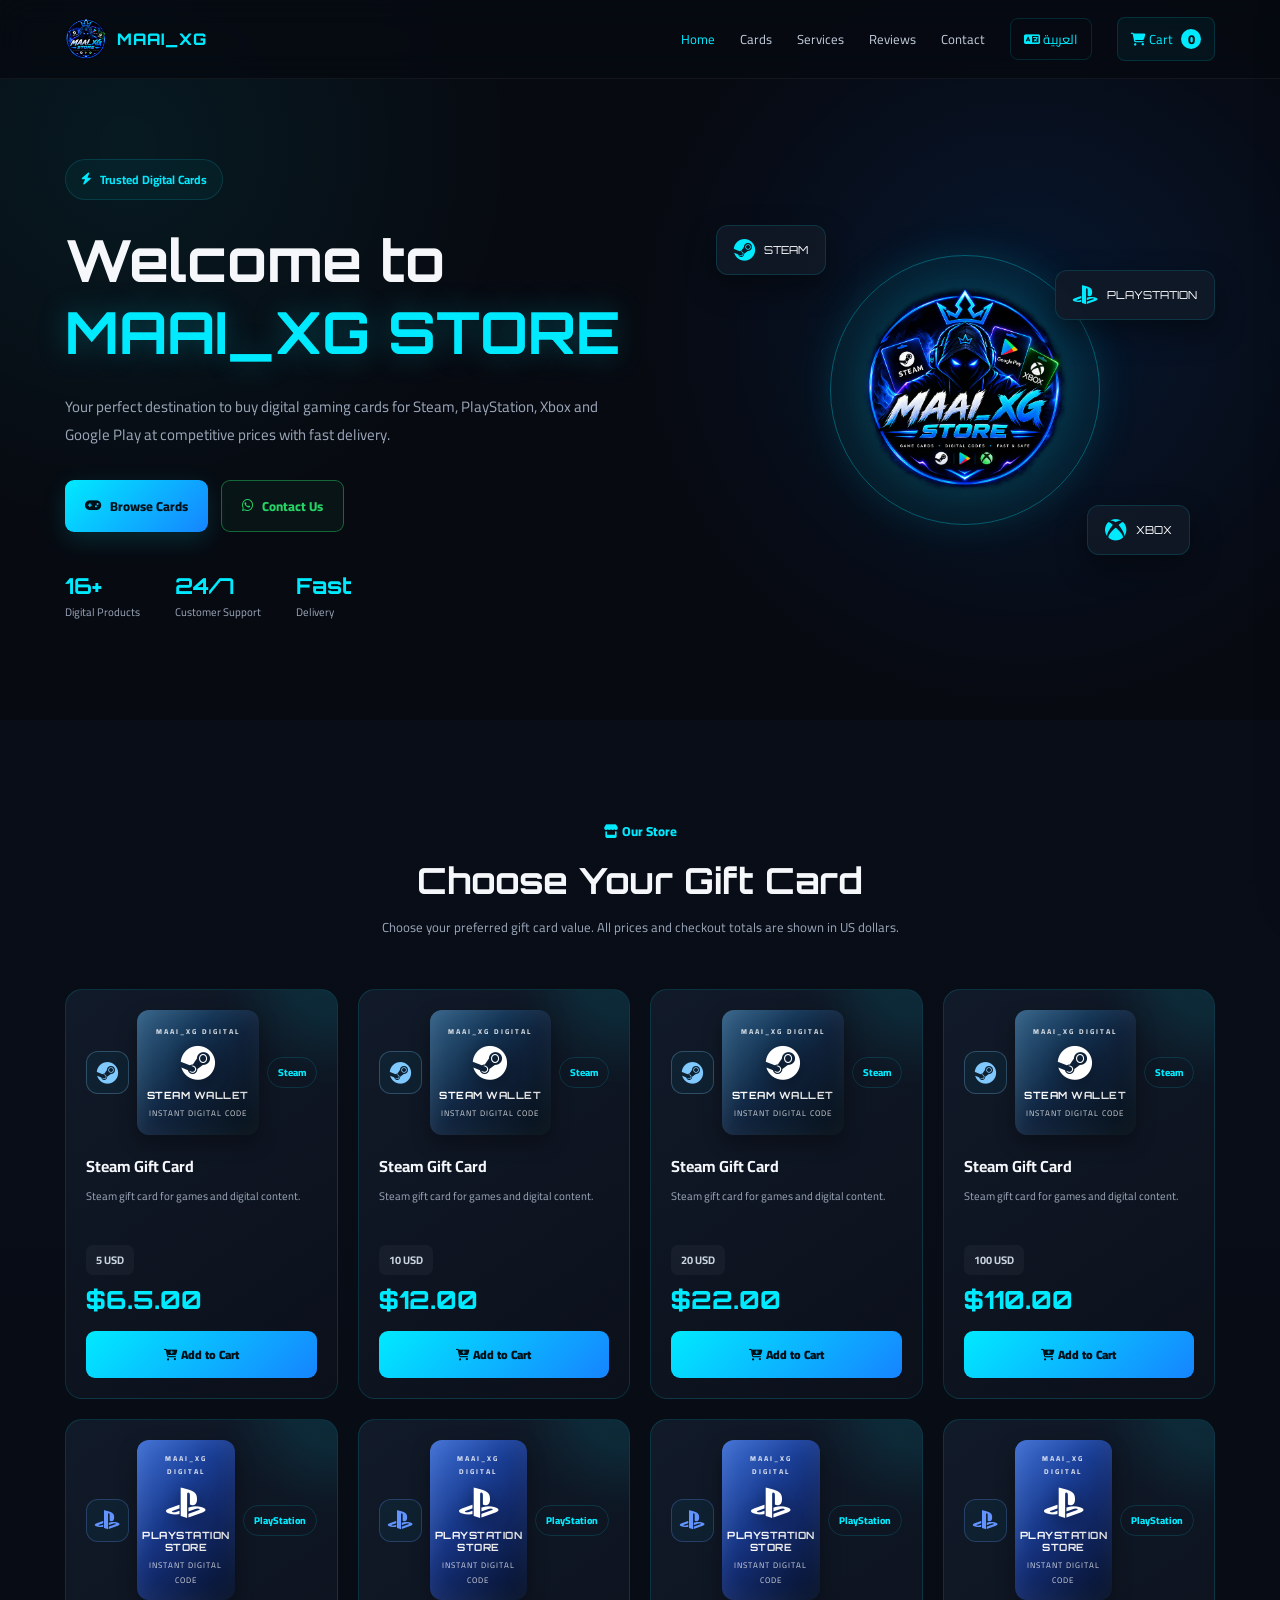
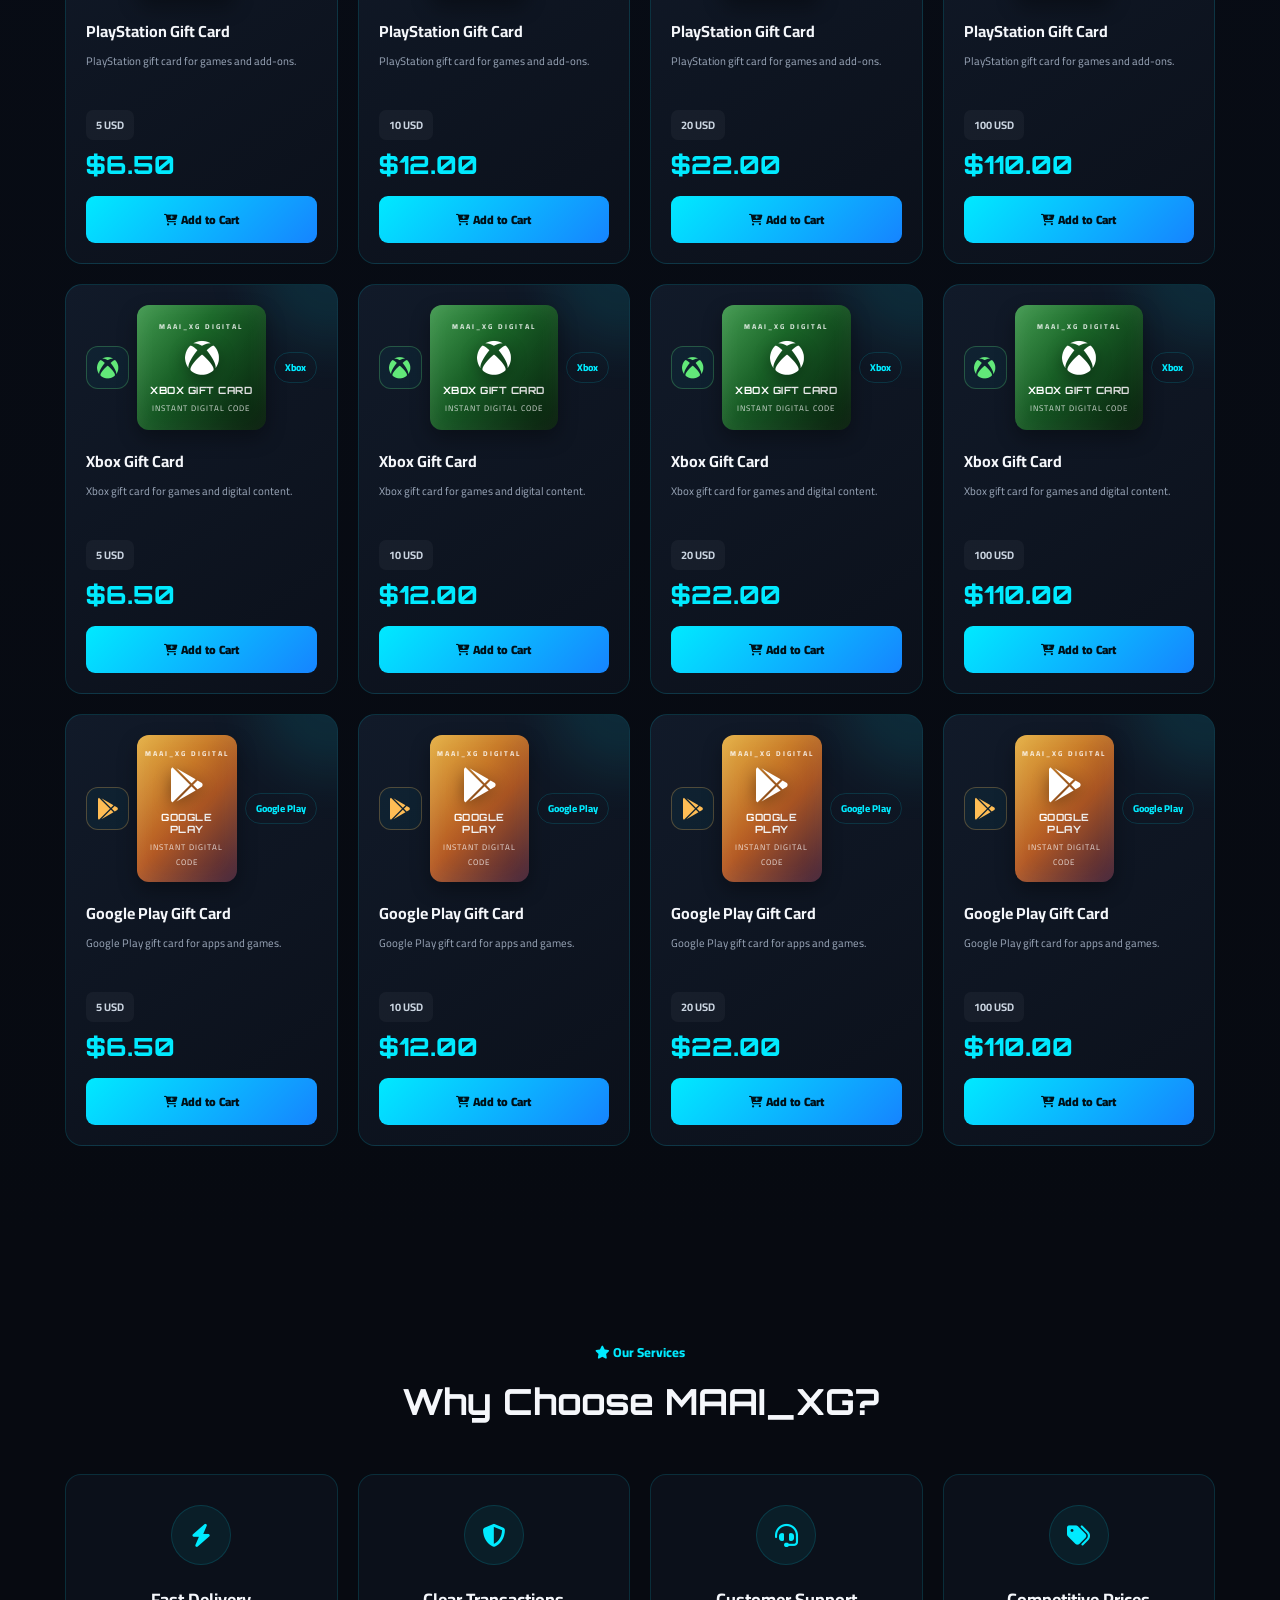
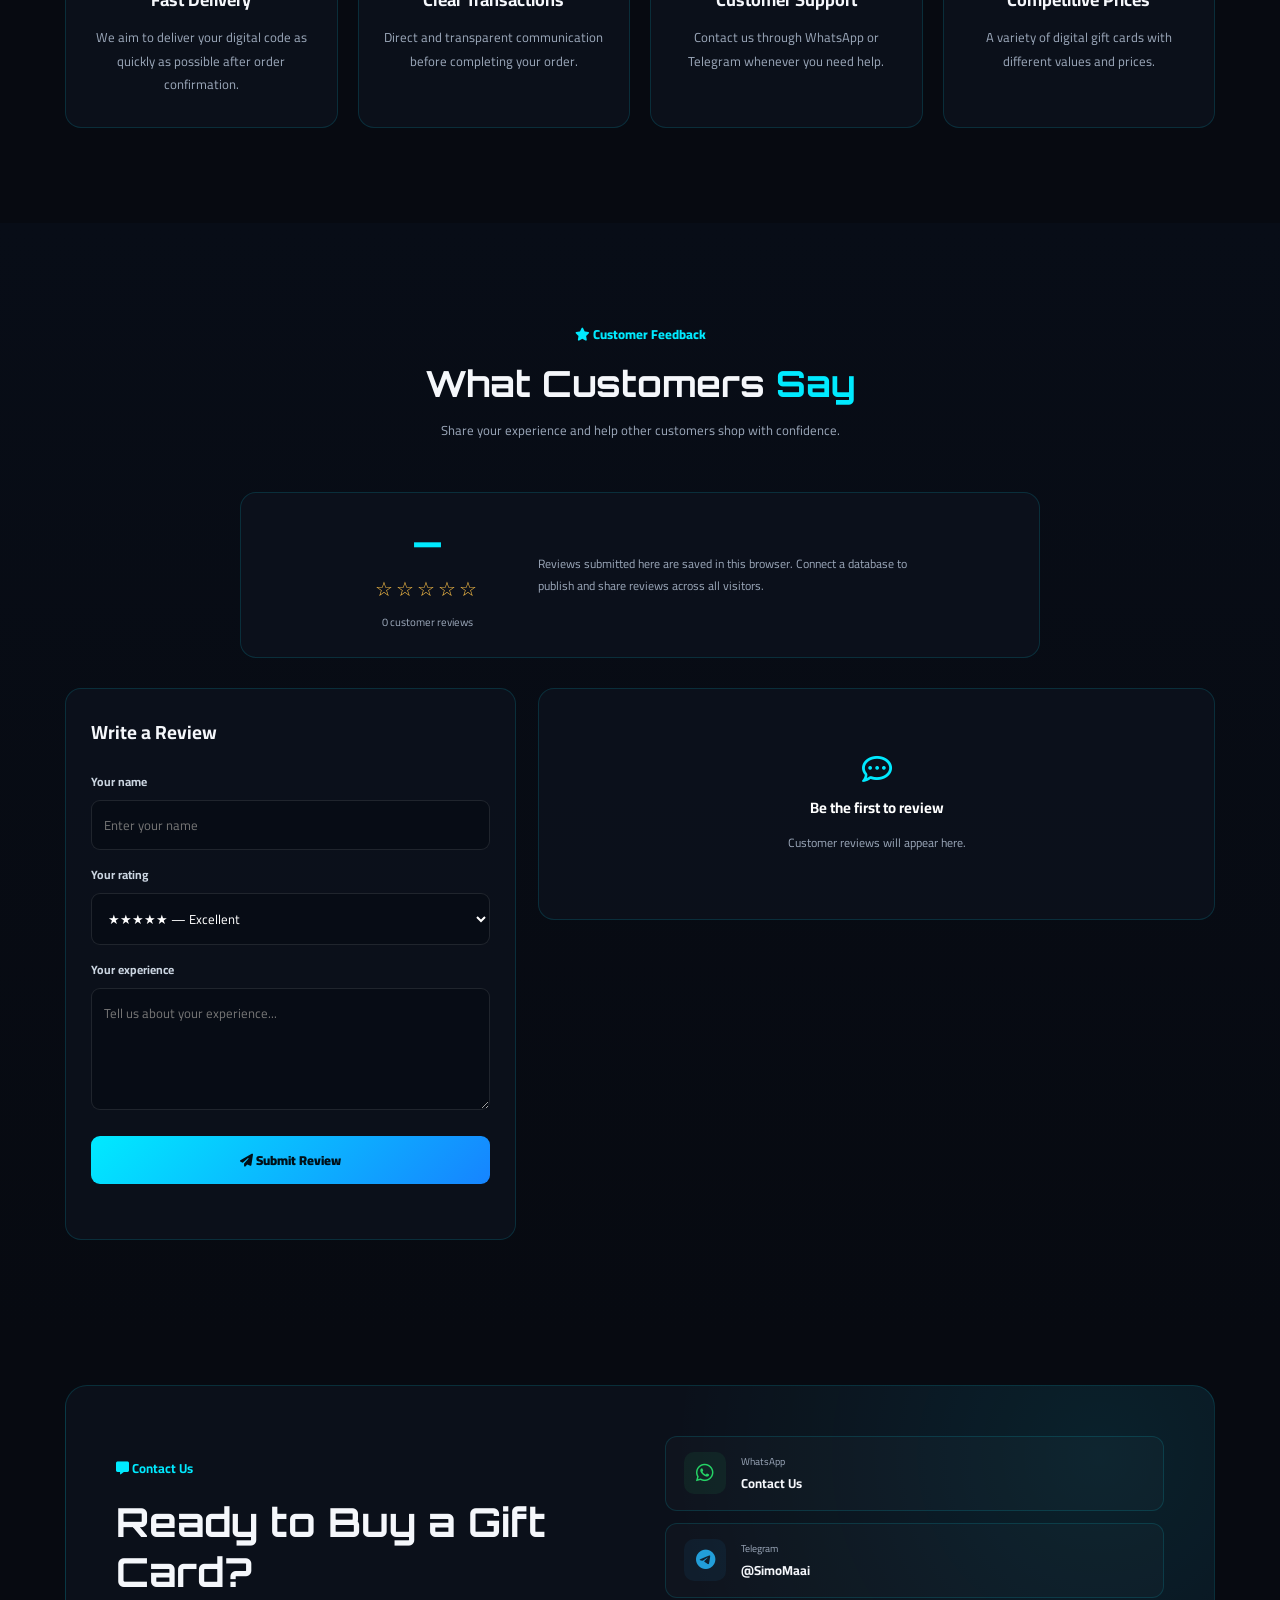
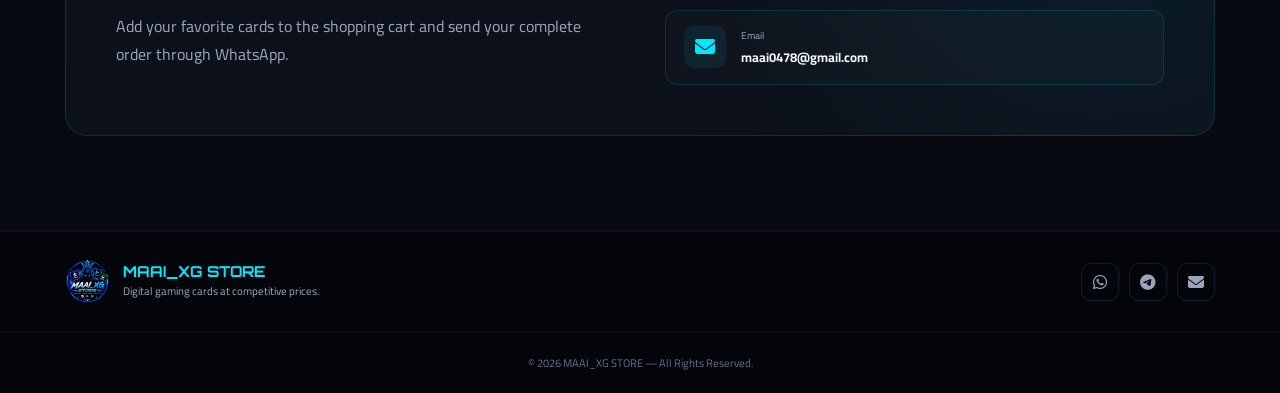
<file: index_en.html>
<!DOCTYPE html>
<html lang="en" dir="ltr">
<head>
  <meta charset="UTF-8">
  <meta name="viewport" content="width=device-width, initial-scale=1.0">
  <title>MAAI_XG STORE | Digital Gaming Cards</title>
  <meta name="description" content="Steam, PlayStation, Xbox and Google Play digital gift cards.">
  <link rel="preconnect" href="https://fonts.googleapis.com">
  <link rel="preconnect" href="https://fonts.gstatic.com" crossorigin>
  <link href="https://fonts.googleapis.com/css2?family=Cairo:wght@400;500;600;700;800&family=Orbitron:wght@500;600;700;800&display=swap" rel="stylesheet">
  <link rel="stylesheet" href="https://cdnjs.cloudflare.com/ajax/libs/font-awesome/6.5.2/css/all.min.css">
  <link rel="stylesheet" href="style.css">
</head>
<body>

<!-- NAVBAR -->
<header class="navbar">
  <div class="container nav-container">
    <a href="#home" class="logo">
      <img src="logo_profil.png" alt="MAAI_XG">
      <span>MAAI_XG</span>
    </a>

    <nav class="nav-menu">
      <a href="#home" class="nav-link active">Home</a>
      <a href="#cards" class="nav-link">Cards</a>
      <a href="#services" class="nav-link">Services</a>
      <a href="#reviews" class="nav-link">Reviews</a>
      <a href="#contact" class="nav-link">Contact</a>

      <a href="index.html" class="language-btn">
        <i class="fa-solid fa-language"></i> العربية
      </a>

      <button class="cart-open nav-cart" type="button">
        <i class="fa-solid fa-cart-shopping"></i>
        Cart <span class="cart-count">0</span>
      </button>
    </nav>

    <button class="menu-toggle" aria-label="Menu">
      <i class="fa-solid fa-bars"></i>
    </button>
  </div>
</header>

<!-- HERO -->
<section id="home" class="hero">
  <div class="hero-bg"></div>

  <div class="container hero-container">
    <div class="hero-content reveal">
      <span class="hero-badge">
        <i class="fa-solid fa-bolt"></i>
        Trusted Digital Cards
      </span>

      <h1>Welcome to <span>MAAI_XG STORE</span></h1>

      <p>
        Your perfect destination to buy digital gaming cards
        for Steam, PlayStation, Xbox and Google Play
        at competitive prices with fast delivery.
      </p>

      <div class="hero-buttons">
        <a href="#cards" class="btn btn-primary">
          <i class="fa-solid fa-gamepad"></i>
          Browse Cards
        </a>

        <a href="https://wa.me/79996118911" target="_blank" rel="noopener" class="btn btn-whatsapp">
          <i class="fa-brands fa-whatsapp"></i>
          Contact Us
        </a>
      </div>

      <div class="hero-stats">
        <div class="stat">
          <strong>16+</strong>
          <span>Digital Products</span>
        </div>
        <div class="stat">
          <strong>24/7</strong>
          <span>Customer Support</span>
        </div>
        <div class="stat">
          <strong>Fast</strong>
          <span>Delivery</span>
        </div>
      </div>
    </div>

    <div class="hero-visual reveal">
      <div class="floating-card steam-float">
        <i class="fa-brands fa-steam"></i>
        <span>STEAM</span>
      </div>

      <div class="floating-card ps-float">
        <i class="fa-brands fa-playstation"></i>
        <span>PLAYSTATION</span>
      </div>

      <div class="floating-card xbox-float">
        <i class="fa-brands fa-xbox"></i>
        <span>XBOX</span>
      </div>

      <div class="hero-logo">
        <img src="logo_profil.png" alt="MAAI_XG Logo">
        <div class="logo-ring"></div>
      </div>
    </div>
  </div>
</section>

<!-- PRODUCTS -->
<section id="cards" class="section cards-section">
  <div class="container">
    <div class="section-title reveal">
      <span>
        <i class="fa-solid fa-store"></i>
        Our Store
      </span>
      <h2>Choose Your Gift Card</h2>
      <p>
        Choose your preferred gift card value. All prices and checkout totals are shown in US dollars.
      </p>
    </div>

    <div class="cards-grid">

      <!-- STEAM -->
      <article class="product-card steam-card reveal">
        <div class="card-top">
          <div class="platform-icon">
            <i class="fa-brands fa-steam"></i>
          </div>
          <div class="product-art steam-card-art" aria-label="STEAM WALLET digital gift card artwork">
            <span class="art-kicker">MAAI_XG DIGITAL</span>
            <i class="fa-brands fa-steam" aria-hidden="true"></i>
            <strong>STEAM WALLET</strong>
            <small>INSTANT DIGITAL CODE</small>
          </div>
          <span class="card-tag">Steam</span>
        </div>
        <h3>Steam Gift Card</h3>
        <p>Steam gift card for games and digital content.</p>
        <div class="product-value">5 USD</div>
        <div class="product-price">$6.5.00</div>
        <button class="add-to-cart-btn" data-id="steam-5" data-product="Steam Gift Card" data-value="5 USD" data-price="5">
          <i class="fa-solid fa-cart-plus"></i> Add to Cart
        </button>
      </article>

      <article class="product-card steam-card reveal">
        <div class="card-top">
          <div class="platform-icon"><i class="fa-brands fa-steam"></i></div>
          <div class="product-art steam-card-art" aria-label="STEAM WALLET digital gift card artwork">
            <span class="art-kicker">MAAI_XG DIGITAL</span>
            <i class="fa-brands fa-steam" aria-hidden="true"></i>
            <strong>STEAM WALLET</strong>
            <small>INSTANT DIGITAL CODE</small>
          </div>
          <span class="card-tag">Steam</span>
        </div>
        <h3>Steam Gift Card</h3>
        <p>Steam gift card for games and digital content.</p>
        <div class="product-value">10 USD</div>
        <div class="product-price">$12.00</div>
        <button class="add-to-cart-btn" data-id="steam-10" data-product="Steam Gift Card" data-value="10 USD" data-price="10">
          <i class="fa-solid fa-cart-plus"></i> Add to Cart
        </button>
      </article>

      <article class="product-card steam-card reveal">
        <div class="card-top">
          <div class="platform-icon"><i class="fa-brands fa-steam"></i></div>
          <div class="product-art steam-card-art" aria-label="STEAM WALLET digital gift card artwork">
            <span class="art-kicker">MAAI_XG DIGITAL</span>
            <i class="fa-brands fa-steam" aria-hidden="true"></i>
            <strong>STEAM WALLET</strong>
            <small>INSTANT DIGITAL CODE</small>
          </div>
          <span class="card-tag">Steam</span>
        </div>
        <h3>Steam Gift Card</h3>
        <p>Steam gift card for games and digital content.</p>
        <div class="product-value">20 USD</div>
        <div class="product-price">$22.00</div>
        <button class="add-to-cart-btn" data-id="steam-20" data-product="Steam Gift Card" data-value="20 USD" data-price="20">
          <i class="fa-solid fa-cart-plus"></i> Add to Cart
        </button>
      </article>

      <article class="product-card steam-card reveal">
        <div class="card-top">
          <div class="platform-icon"><i class="fa-brands fa-steam"></i></div>
          <div class="product-art steam-card-art" aria-label="STEAM WALLET digital gift card artwork">
            <span class="art-kicker">MAAI_XG DIGITAL</span>
            <i class="fa-brands fa-steam" aria-hidden="true"></i>
            <strong>STEAM WALLET</strong>
            <small>INSTANT DIGITAL CODE</small>
          </div>
          <span class="card-tag">Steam</span>
        </div>
        <h3>Steam Gift Card</h3>
        <p>Steam gift card for games and digital content.</p>
        <div class="product-value">100 USD</div>
        <div class="product-price">$110.00</div>
        <button class="add-to-cart-btn" data-id="steam-100" data-product="Steam Gift Card" data-value="100 USD" data-price="100">
          <i class="fa-solid fa-cart-plus"></i> Add to Cart
        </button>
      </article>

      <!-- PLAYSTATION -->
      <article class="product-card playstation-card reveal">
        <div class="card-top">
          <div class="platform-icon"><i class="fa-brands fa-playstation"></i></div>
          <div class="product-art playstation-card-art" aria-label="PLAYSTATION STORE digital gift card artwork">
            <span class="art-kicker">MAAI_XG DIGITAL</span>
            <i class="fa-brands fa-playstation" aria-hidden="true"></i>
            <strong>PLAYSTATION STORE</strong>
            <small>INSTANT DIGITAL CODE</small>
          </div>
          <span class="card-tag">PlayStation</span>
        </div>
        <h3>PlayStation Gift Card</h3>
        <p>PlayStation gift card for games and add-ons.</p>
        <div class="product-value">5 USD</div>
        <div class="product-price">$6.50</div>
        <button class="add-to-cart-btn" data-id="ps-5" data-product="PlayStation Gift Card" data-value="5 USD" data-price="5">
          <i class="fa-solid fa-cart-plus"></i> Add to Cart
        </button>
      </article>

      <article class="product-card playstation-card reveal">
        <div class="card-top">
          <div class="platform-icon"><i class="fa-brands fa-playstation"></i></div>
          <div class="product-art playstation-card-art" aria-label="PLAYSTATION STORE digital gift card artwork">
            <span class="art-kicker">MAAI_XG DIGITAL</span>
            <i class="fa-brands fa-playstation" aria-hidden="true"></i>
            <strong>PLAYSTATION STORE</strong>
            <small>INSTANT DIGITAL CODE</small>
          </div>
          <span class="card-tag">PlayStation</span>
        </div>
        <h3>PlayStation Gift Card</h3>
        <p>PlayStation gift card for games and add-ons.</p>
        <div class="product-value">10 USD</div>
        <div class="product-price">$12.00</div>
        <button class="add-to-cart-btn" data-id="ps-10" data-product="PlayStation Gift Card" data-value="10 USD" data-price="10">
          <i class="fa-solid fa-cart-plus"></i> Add to Cart
        </button>
      </article>

      <article class="product-card playstation-card reveal">
        <div class="card-top">
          <div class="platform-icon"><i class="fa-brands fa-playstation"></i></div>
          <div class="product-art playstation-card-art" aria-label="PLAYSTATION STORE digital gift card artwork">
            <span class="art-kicker">MAAI_XG DIGITAL</span>
            <i class="fa-brands fa-playstation" aria-hidden="true"></i>
            <strong>PLAYSTATION STORE</strong>
            <small>INSTANT DIGITAL CODE</small>
          </div>
          <span class="card-tag">PlayStation</span>
        </div>
        <h3>PlayStation Gift Card</h3>
        <p>PlayStation gift card for games and add-ons.</p>
        <div class="product-value">20 USD</div>
        <div class="product-price">$22.00</div>
        <button class="add-to-cart-btn" data-id="ps-20" data-product="PlayStation Gift Card" data-value="20 USD" data-price="20">
          <i class="fa-solid fa-cart-plus"></i> Add to Cart
        </button>
      </article>

      <article class="product-card playstation-card reveal">
        <div class="card-top">
          <div class="platform-icon"><i class="fa-brands fa-playstation"></i></div>
          <div class="product-art playstation-card-art" aria-label="PLAYSTATION STORE digital gift card artwork">
            <span class="art-kicker">MAAI_XG DIGITAL</span>
            <i class="fa-brands fa-playstation" aria-hidden="true"></i>
            <strong>PLAYSTATION STORE</strong>
            <small>INSTANT DIGITAL CODE</small>
          </div>
          <span class="card-tag">PlayStation</span>
        </div>
        <h3>PlayStation Gift Card</h3>
        <p>PlayStation gift card for games and add-ons.</p>
        <div class="product-value">100 USD</div>
        <div class="product-price">$110.00</div>
        <button class="add-to-cart-btn" data-id="ps-100" data-product="PlayStation Gift Card" data-value="100 USD" data-price="100">
          <i class="fa-solid fa-cart-plus"></i> Add to Cart
        </button>
      </article>

      <!-- XBOX -->
      <article class="product-card xbox-card reveal">
        <div class="card-top">
          <div class="platform-icon"><i class="fa-brands fa-xbox"></i></div>
          <div class="product-art xbox-card-art" aria-label="XBOX GIFT CARD digital gift card artwork">
            <span class="art-kicker">MAAI_XG DIGITAL</span>
            <i class="fa-brands fa-xbox" aria-hidden="true"></i>
            <strong>XBOX GIFT CARD</strong>
            <small>INSTANT DIGITAL CODE</small>
          </div>
          <span class="card-tag">Xbox</span>
        </div>
        <h3>Xbox Gift Card</h3>
        <p>Xbox gift card for games and digital content.</p>
        <div class="product-value">5 USD</div>
        <div class="product-price">$6.50</div>
        <button class="add-to-cart-btn" data-id="xbox-5" data-product="Xbox Gift Card" data-value="5 USD" data-price="5">
          <i class="fa-solid fa-cart-plus"></i> Add to Cart
        </button>
      </article>

      <article class="product-card xbox-card reveal">
        <div class="card-top">
          <div class="platform-icon"><i class="fa-brands fa-xbox"></i></div>
          <div class="product-art xbox-card-art" aria-label="XBOX GIFT CARD digital gift card artwork">
            <span class="art-kicker">MAAI_XG DIGITAL</span>
            <i class="fa-brands fa-xbox" aria-hidden="true"></i>
            <strong>XBOX GIFT CARD</strong>
            <small>INSTANT DIGITAL CODE</small>
          </div>
          <span class="card-tag">Xbox</span>
        </div>
        <h3>Xbox Gift Card</h3>
        <p>Xbox gift card for games and digital content.</p>
        <div class="product-value">10 USD</div>
        <div class="product-price">$12.00</div>
        <button class="add-to-cart-btn" data-id="xbox-10" data-product="Xbox Gift Card" data-value="10 USD" data-price="10">
          <i class="fa-solid fa-cart-plus"></i> Add to Cart
        </button>
      </article>

      <article class="product-card xbox-card reveal">
        <div class="card-top">
          <div class="platform-icon"><i class="fa-brands fa-xbox"></i></div>
          <div class="product-art xbox-card-art" aria-label="XBOX GIFT CARD digital gift card artwork">
            <span class="art-kicker">MAAI_XG DIGITAL</span>
            <i class="fa-brands fa-xbox" aria-hidden="true"></i>
            <strong>XBOX GIFT CARD</strong>
            <small>INSTANT DIGITAL CODE</small>
          </div>
          <span class="card-tag">Xbox</span>
        </div>
        <h3>Xbox Gift Card</h3>
        <p>Xbox gift card for games and digital content.</p>
        <div class="product-value">20 USD</div>
        <div class="product-price">$22.00</div>
        <button class="add-to-cart-btn" data-id="xbox-20" data-product="Xbox Gift Card" data-value="20 USD" data-price="20">
          <i class="fa-solid fa-cart-plus"></i> Add to Cart
        </button>
      </article>

      <article class="product-card xbox-card reveal">
        <div class="card-top">
          <div class="platform-icon"><i class="fa-brands fa-xbox"></i></div>
          <div class="product-art xbox-card-art" aria-label="XBOX GIFT CARD digital gift card artwork">
            <span class="art-kicker">MAAI_XG DIGITAL</span>
            <i class="fa-brands fa-xbox" aria-hidden="true"></i>
            <strong>XBOX GIFT CARD</strong>
            <small>INSTANT DIGITAL CODE</small>
          </div>
          <span class="card-tag">Xbox</span>
        </div>
        <h3>Xbox Gift Card</h3>
        <p>Xbox gift card for games and digital content.</p>
        <div class="product-value">100 USD</div>
        <div class="product-price">$110.00</div>
        <button class="add-to-cart-btn" data-id="xbox-100" data-product="Xbox Gift Card" data-value="100 USD" data-price="100">
          <i class="fa-solid fa-cart-plus"></i> Add to Cart
        </button>
      </article>

      <!-- GOOGLE PLAY -->
      <article class="product-card google-card reveal">
        <div class="card-top">
          <div class="platform-icon"><i class="fa-brands fa-google-play"></i></div>
          <div class="product-art google-card-art" aria-label="GOOGLE PLAY digital gift card artwork">
            <span class="art-kicker">MAAI_XG DIGITAL</span>
            <i class="fa-brands fa-google-play" aria-hidden="true"></i>
            <strong>GOOGLE PLAY</strong>
            <small>INSTANT DIGITAL CODE</small>
          </div>
          <span class="card-tag">Google Play</span>
        </div>
        <h3>Google Play Gift Card</h3>
        <p>Google Play gift card for apps and games.</p>
        <div class="product-value">5 USD</div>
        <div class="product-price">$6.50</div>
        <button class="add-to-cart-btn" data-id="google-5" data-product="Google Play Gift Card" data-value="5 USD" data-price="5">
          <i class="fa-solid fa-cart-plus"></i> Add to Cart
        </button>
      </article>

      <article class="product-card google-card reveal">
        <div class="card-top">
          <div class="platform-icon"><i class="fa-brands fa-google-play"></i></div>
          <div class="product-art google-card-art" aria-label="GOOGLE PLAY digital gift card artwork">
            <span class="art-kicker">MAAI_XG DIGITAL</span>
            <i class="fa-brands fa-google-play" aria-hidden="true"></i>
            <strong>GOOGLE PLAY</strong>
            <small>INSTANT DIGITAL CODE</small>
          </div>
          <span class="card-tag">Google Play</span>
        </div>
        <h3>Google Play Gift Card</h3>
        <p>Google Play gift card for apps and games.</p>
        <div class="product-value">10 USD</div>
        <div class="product-price">$12.00</div>
        <button class="add-to-cart-btn" data-id="google-10" data-product="Google Play Gift Card" data-value="10 USD" data-price="10">
          <i class="fa-solid fa-cart-plus"></i> Add to Cart
        </button>
      </article>

      <article class="product-card google-card reveal">
        <div class="card-top">
          <div class="platform-icon"><i class="fa-brands fa-google-play"></i></div>
          <div class="product-art google-card-art" aria-label="GOOGLE PLAY digital gift card artwork">
            <span class="art-kicker">MAAI_XG DIGITAL</span>
            <i class="fa-brands fa-google-play" aria-hidden="true"></i>
            <strong>GOOGLE PLAY</strong>
            <small>INSTANT DIGITAL CODE</small>
          </div>
          <span class="card-tag">Google Play</span>
        </div>
        <h3>Google Play Gift Card</h3>
        <p>Google Play gift card for apps and games.</p>
        <div class="product-value">20 USD</div>
        <div class="product-price">$22.00</div>
        <button class="add-to-cart-btn" data-id="google-20" data-product="Google Play Gift Card" data-value="20 USD" data-price="20">
          <i class="fa-solid fa-cart-plus"></i> Add to Cart
        </button>
      </article>

      <article class="product-card google-card reveal">
        <div class="card-top">
          <div class="platform-icon"><i class="fa-brands fa-google-play"></i></div>
          <div class="product-art google-card-art" aria-label="GOOGLE PLAY digital gift card artwork">
            <span class="art-kicker">MAAI_XG DIGITAL</span>
            <i class="fa-brands fa-google-play" aria-hidden="true"></i>
            <strong>GOOGLE PLAY</strong>
            <small>INSTANT DIGITAL CODE</small>
          </div>
          <span class="card-tag">Google Play</span>
        </div>
        <h3>Google Play Gift Card</h3>
        <p>Google Play gift card for apps and games.</p>
        <div class="product-value">100 USD</div>
        <div class="product-price">$110.00</div>
        <button class="add-to-cart-btn" data-id="google-100" data-product="Google Play Gift Card" data-value="100 USD" data-price="100">
          <i class="fa-solid fa-cart-plus"></i> Add to Cart
        </button>
      </article>

    </div>
  </div>
</section>

<!-- SERVICES -->
<section id="services" class="section services-section">
  <div class="container">
    <div class="section-title reveal">
      <span>
        <i class="fa-solid fa-star"></i>
        Our Services
      </span>
      <h2>Why Choose MAAI_XG?</h2>
    </div>

    <div class="services-grid">
      <div class="service-box reveal">
        <i class="fa-solid fa-bolt"></i>
        <h3>Fast Delivery</h3>
        <p>We aim to deliver your digital code as quickly as possible after order confirmation.</p>
      </div>

      <div class="service-box reveal">
        <i class="fa-solid fa-shield-halved"></i>
        <h3>Clear Transactions</h3>
        <p>Direct and transparent communication before completing your order.</p>
      </div>

      <div class="service-box reveal">
        <i class="fa-solid fa-headset"></i>
        <h3>Customer Support</h3>
        <p>Contact us through WhatsApp or Telegram whenever you need help.</p>
      </div>

      <div class="service-box reveal">
        <i class="fa-solid fa-tags"></i>
        <h3>Competitive Prices</h3>
        <p>A variety of digital gift cards with different values and prices.</p>
      </div>
    </div>
  </div>
</section>

<!-- CUSTOMER REVIEWS -->
<section id="reviews" class="section reviews-section">
  <div class="container">
    <div class="section-title reveal">
      <span><i class="fa-solid fa-star"></i> Customer Feedback</span>
      <h2>What Customers <span>Say</span></h2>
      <p>Share your experience and help other customers shop with confidence.</p>
    </div>

    <div class="reviews-summary reveal">
      <div class="rating-score">
        <strong id="averageRating">—</strong>
        <div class="rating-stars" id="averageStars" aria-label="Average customer rating">☆☆☆☆☆</div>
        <span id="reviewCount">No reviews yet</span>
      </div>
      <div class="reviews-note">Reviews submitted here are saved in this browser. Connect a database to publish and share reviews across all visitors.</div>
    </div>

    <div class="reviews-layout">
      <form id="reviewForm" class="review-form reveal">
        <h3>Write a Review</h3>

        <label for="reviewName">Your name</label>
        <input id="reviewName" name="name" type="text" maxlength="40" placeholder="Enter your name" required>

        <label for="reviewRating">Your rating</label>
        <select id="reviewRating" name="rating" required>
          <option value="5">★★★★★ — Excellent</option>
          <option value="4">★★★★☆ — Very good</option>
          <option value="3">★★★☆☆ — Good</option>
          <option value="2">★★☆☆☆ — Fair</option>
          <option value="1">★☆☆☆☆ — Poor</option>
        </select>

        <label for="reviewText">Your experience</label>
        <textarea id="reviewText" name="review" rows="4" maxlength="400" placeholder="Tell us about your experience..." required></textarea>

        <button class="review-submit" type="submit">
          <i class="fa-solid fa-paper-plane"></i> Submit Review
        </button>
        <p class="review-status" id="reviewStatus" role="status"></p>
      </form>

      <div class="review-list reveal" id="reviewList" aria-live="polite">
        <div class="no-reviews">
          <i class="fa-regular fa-comment-dots"></i>
          <strong>Be the first to review</strong>
          <span>Customer reviews will appear here.</span>
        </div>
      </div>
    </div>
  </div>
</section>

<!-- CONTACT -->
<section id="contact" class="section contact-section">
  <div class="container">
    <div class="contact-box reveal">
      <div class="contact-content">
        <span>
          <i class="fa-solid fa-message"></i>
          Contact Us
        </span>

        <h2>Ready to Buy a Gift Card?</h2>
        <p>
          Add your favorite cards to the shopping cart
          and send your complete order through WhatsApp.
        </p>
      </div>

      <div class="contact-buttons">
        <a href="https://wa.me/79996118911" target="_blank" rel="noopener" class="contact-btn whatsapp">
          <i class="fa-brands fa-whatsapp"></i>
          <div>
            <small>WhatsApp</small>
            <strong>Contact Us</strong>
          </div>
        </a>

        <a href="https://t.me/SimoMaai" target="_blank" rel="noopener" class="contact-btn telegram">
          <i class="fa-brands fa-telegram"></i>
          <div>
            <small>Telegram</small>
            <strong>@SimoMaai</strong>
          </div>
        </a>

        <a href="mailto:maai0478@gmail.com" class="contact-btn email">
          <i class="fa-solid fa-envelope"></i>
          <div>
            <small>Email</small>
            <strong>maai0478@gmail.com</strong>
          </div>
        </a>
      </div>
    </div>
  </div>
</section>

<!-- FOOTER -->
<footer>
  <div class="container footer-container">
    <div class="footer-brand">
      <img src="logo_profil.png" alt="MAAI_XG">
      <div>
        <h3>MAAI_XG STORE</h3>
        <p>Digital gaming cards at competitive prices.</p>
      </div>
    </div>

    <div class="footer-social">
      <a href="https://wa.me/79996118911" target="_blank" rel="noopener">
        <i class="fa-brands fa-whatsapp"></i>
      </a>
      <a href="https://t.me/SimoMaai" target="_blank" rel="noopener">
        <i class="fa-brands fa-telegram"></i>
      </a>
      <a href="mailto:maai0478@gmail.com">
        <i class="fa-solid fa-envelope"></i>
      </a>
    </div>
  </div>

  <div class="copyright">
    © <span id="year"></span> MAAI_XG STORE — All Rights Reserved.
  </div>
</footer>

<!-- SHOPPING CART -->
<div class="cart-overlay"></div>

<aside class="cart-panel" aria-label="Shopping cart" aria-hidden="true">
  <div class="cart-header">
    <h2>
      <i class="fa-solid fa-cart-shopping"></i>
      Shopping Cart
    </h2>
    <button class="cart-close" type="button" aria-label="Close">
      <i class="fa-solid fa-xmark"></i>
    </button>
  </div>

  <div class="cart-items">
    <p class="empty-cart">Your shopping cart is empty.</p>
  </div>

  <div class="cart-footer">
    <div class="cart-total">
      <span>Total:</span>
      <strong><span class="cart-total-value">$0.00</span></strong>
    </div>

    <button class="checkout-btn" type="button">
      <i class="fa-brands fa-whatsapp"></i>
      Complete Order via WhatsApp
    </button>

    <button class="clear-cart-btn" type="button">
      Clear Cart
    </button>
  </div>
</aside>

<script src="script.js"></script>
</body>
</html>
</file>
<file: style.css>
:root{
  --bg:#070a11;
  --panel:#0d121d;
  --cyan:#00eaff;
  --blue:#2563eb;
  --muted:#9aa6b8;
  --text:#f5f7fb;
  --border:#00eaff24;
}

*{
  margin:0;
  padding:0;
  box-sizing:border-box;
}

html{
  scroll-behavior:smooth;
  scroll-padding-top:90px;
}

body{
  font-family:"Cairo",sans-serif;
  background:var(--bg);
  color:var(--text);
  overflow-x:hidden;
}

a{
  color:inherit;
  text-decoration:none;
}

button,input,textarea,select{
  font:inherit;
}

button{
  cursor:pointer;
}

.container{
  width:min(1150px,92%);
  margin:auto;
}

.section{
  padding:95px 0;
}

/* NAVBAR */

.navbar{
  position:fixed;
  top:0;
  left:0;
  width:100%;
  z-index:1000;
  background:#070a11d9;
  backdrop-filter:blur(16px);
  border-bottom:1px solid #ffffff0d;
  transition:.3s;
}

.navbar.scrolled{
  background:#05080ff5;
  box-shadow:0 8px 30px #0005;
}

.nav-container{
  min-height:78px;
  display:flex;
  align-items:center;
  justify-content:space-between;
}

.logo{
  display:flex;
  align-items:center;
  gap:10px;
  font-family:"Orbitron",sans-serif;
  font-weight:800;
  letter-spacing:1px;
  color:var(--cyan);
}

.logo img{
  width:42px;
  height:42px;
  object-fit:contain;
}

.nav-menu{
  display:flex;
  align-items:center;
  gap:25px;
}

.nav-link{
  color:#c2ccda;
  font-size:13px;
  transition:.3s;
}

.nav-link:hover,
.nav-link.active{
  color:var(--cyan);
}

.language-btn{
  color:var(--cyan);
  font-size:13px;
  border:1px solid var(--border);
  padding:8px 13px;
  border-radius:8px;
}

.nav-cart{
  border:1px solid var(--border);
  background:#00eaff0d;
  color:var(--cyan);
  padding:9px 13px;
  border-radius:8px;
  font-size:13px;
}

.cart-count{
  display:inline-flex;
  align-items:center;
  justify-content:center;
  min-width:20px;
  height:20px;
  padding:0 5px;
  border-radius:50px;
  background:var(--cyan);
  color:#001014;
  font-weight:800;
  margin-left:5px;
}

.menu-toggle{
  display:none;
  border:0;
  background:none;
  color:#fff;
  font-size:24px;
}

/* HERO */

.hero{
  min-height:720px;
  padding:150px 0 90px;
  position:relative;
  overflow:hidden;
  display:flex;
  align-items:center;
}

.hero-bg{
  position:absolute;
  inset:0;
  background:
    radial-gradient(circle at 80% 45%,#006dff20,transparent 35%),
    radial-gradient(circle at 10% 20%,#00eaff12,transparent 30%);
  pointer-events:none;
}

.hero-container{
  display:grid;
  grid-template-columns:1.1fr .9fr;
  align-items:center;
  gap:40px;
  position:relative;
}

.hero-content{
  max-width:620px;
}

.hero-badge{
  display:inline-flex;
  align-items:center;
  gap:8px;
  color:var(--cyan);
  border:1px solid var(--border);
  background:#00eaff0b;
  border-radius:50px;
  padding:8px 15px;
  font-size:12px;
  font-weight:700;
}

.hero h1{
  font-family:"Orbitron",sans-serif;
  font-size:clamp(35px,5vw,58px);
  line-height:1.25;
  margin:24px 0;
}

.hero h1 span{
  display:block;
  color:var(--cyan);
  text-shadow:0 0 30px #00eaff45;
}

.hero-content>p{
  color:var(--muted);
  line-height:1.9;
  max-width:550px;
  font-size:15px;
}

.hero-buttons{
  display:flex;
  gap:13px;
  margin:30px 0;
  flex-wrap:wrap;
}

.btn{
  position:relative;
  overflow:hidden;
  display:inline-flex;
  align-items:center;
  justify-content:center;
  gap:9px;
  padding:13px 20px;
  border-radius:9px;
  font-weight:800;
  font-size:13px;
  transition:.3s;
}

.btn-primary{
  background:linear-gradient(135deg,var(--cyan),#1684ff);
  color:#001018;
  box-shadow:0 8px 25px #00eaff25;
}

.btn-primary:hover{
  transform:translateY(-4px);
  box-shadow:0 12px 30px #00eaff45;
}

.btn-whatsapp{
  border:1px solid #25d36670;
  color:#25d366;
  background:#25d3660d;
}

.btn-whatsapp:hover{
  background:#25d366;
  color:#052b15;
  transform:translateY(-4px);
}

.hero-stats{
  display:flex;
  gap:35px;
  margin-top:40px;
  flex-wrap:wrap;
}

.stat{
  display:flex;
  flex-direction:column;
  gap:3px;
}

.stat strong{
  color:var(--cyan);
  font-family:"Orbitron",sans-serif;
  font-size:22px;
}

.stat span{
  color:var(--muted);
  font-size:11px;
}

.hero-visual{
  min-height:440px;
  position:relative;
  display:flex;
  align-items:center;
  justify-content:center;
}

.hero-logo{
  width:270px;
  height:270px;
  position:relative;
  display:flex;
  align-items:center;
  justify-content:center;
  animation:logoFloat 5s ease-in-out infinite;
}

.hero-logo img{
  width:210px;
  height:210px;
  object-fit:contain;
  z-index:2;
  filter:drop-shadow(0 0 30px #00eaff55);
}

.logo-ring{
  position:absolute;
  inset:0;
  border:1px solid #00eaff55;
  border-radius:50%;
  box-shadow:0 0 50px #00eaff15,inset 0 0 50px #00eaff12;
  animation:spin 18s linear infinite;
}

.floating-card{
  position:absolute;
  z-index:3;
  display:flex;
  align-items:center;
  gap:9px;
  padding:13px 17px;
  border:1px solid var(--border);
  border-radius:12px;
  background:#101927eF;
  color:#fff;
  font-family:"Orbitron",sans-serif;
  font-size:11px;
  box-shadow:0 12px 30px #0006;
}

.floating-card i{
  font-size:22px;
  color:var(--cyan);
}

.steam-float{
  top:55px;
  left:0;
  animation:floatingOne 5s ease-in-out infinite;
}

.ps-float{
  top:100px;
  right:0;
  animation:floatingTwo 6s ease-in-out infinite;
}

.xbox-float{
  bottom:55px;
  right:5%;
  animation:floatingThree 5s ease-in-out infinite;
}

/* SECTION TITLES */

.section-title{
  text-align:center;
  max-width:700px;
  margin:0 auto 50px;
}

.section-title>span{
  color:var(--cyan);
  font-size:13px;
  font-weight:800;
}

.section-title h2{
  font-family:"Orbitron",sans-serif;
  font-size:clamp(25px,4vw,36px);
  margin:13px 0;
}

.section-title h2 span{
  color:var(--cyan);
}

.section-title p{
  color:var(--muted);
  font-size:13px;
  line-height:1.8;
}

/* PRODUCT CARDS */

.cards-section{
  background:linear-gradient(180deg,#080d17,#070a11);
}

.cards-grid{
  display:grid;
  grid-template-columns:repeat(4,minmax(0,1fr));
  gap:20px;
}

.product-card{
  position:relative;
  overflow:hidden;
  padding:20px;
  border:1px solid var(--border);
  border-radius:17px;
  background:linear-gradient(145deg,#111a29,#0b101a);
  transition:transform .3s,border-color .3s,box-shadow .3s;
  transform-style:preserve-3d;
}

.product-card::before{
  content:"";
  position:absolute;
  width:150px;
  height:150px;
  top:-90px;
  right:-70px;
  border-radius:50%;
  background:#00eaff18;
  filter:blur(25px);
  pointer-events:none;
}

.product-card:hover{
  border-color:#00eaff85;
  box-shadow:0 15px 40px #0007,0 0 25px #00eaff12;
}

.card-top{
  display:flex;
  align-items:center;
  justify-content:space-between;
  gap:8px;
  margin-bottom:16px;
}

.platform-icon{
  width:43px;
  height:43px;
  display:flex;
  align-items:center;
  justify-content:center;
  border:1px solid var(--border);
  border-radius:12px;
  background:#00eaff0c;
  color:var(--cyan);
  font-size:22px;
}

.card-tag{
  padding:5px 10px;
  border:1px solid var(--border);
  border-radius:50px;
  color:var(--cyan);
  font-size:10px;
  font-weight:800;
}

.product-art{
  min-height:125px;
  flex:1;
  display:flex;
  flex-direction:column;
  justify-content:center;
  align-items:center;
  gap:5px;
  position:relative;
  overflow:hidden;
  padding:12px 7px;
  border-radius:12px;
  color:#fff;
  text-align:center;
  box-shadow:inset 0 0 25px #ffffff12,0 8px 20px #0005;
}

.product-art::before{
  content:"";
  position:absolute;
  inset:0;
  background:linear-gradient(120deg,#ffffff20,transparent 40%,#0003);
  pointer-events:none;
}

.product-art i{
  font-size:35px;
  margin:3px 0;
  filter:drop-shadow(0 4px 8px #0006);
}

.product-art strong{
  font-family:"Orbitron",sans-serif;
  font-size:10px;
  letter-spacing:.5px;
}

.product-art small{
  font-size:8px;
  letter-spacing:1px;
  opacity:.8;
}

.art-kicker{
  font-size:7px;
  letter-spacing:2px;
  font-weight:800;
  opacity:.8;
}

.steam-card-art{
  background:linear-gradient(135deg,#164b76,#10233d 55%,#07131e);
}

.playstation-card-art{
  background:linear-gradient(135deg,#245bce,#142e76 55%,#071432);
}

.xbox-card-art{
  background:linear-gradient(135deg,#278b37,#145321 55%,#09240e);
}

.google-card-art{
  background:linear-gradient(135deg,#e1a52a,#b65b25 55%,#542b45);
}

.steam-card .platform-icon{
  color:#80c9ff;
  border-color:#80c9ff45;
}

.playstation-card .platform-icon{
  color:#6393ff;
  border-color:#6393ff45;
}

.xbox-card .platform-icon{
  color:#62e879;
  border-color:#62e87945;
}

.google-card .platform-icon{
  color:#ffbd55;
  border-color:#ffbd5545;
}

.product-card h3{
  font-size:16px;
  margin-bottom:6px;
}

.product-card>p{
  min-height:44px;
  color:var(--muted);
  font-size:11px;
  line-height:1.7;
}

.product-value{
  display:inline-block;
  margin-top:14px;
  padding:5px 10px;
  border-radius:7px;
  background:#ffffff0a;
  color:#cbd5e1;
  font-size:11px;
  font-weight:700;
}

.product-price{
  color:var(--cyan);
  font-family:"Orbitron",sans-serif;
  font-size:25px;
  font-weight:800;
  margin:9px 0 16px;
}

.add-to-cart-btn{
  width:100%;
  position:relative;
  overflow:hidden;
  padding:12px;
  border:0;
  border-radius:9px;
  background:linear-gradient(135deg,var(--cyan),#1684ff);
  color:#001018;
  font-size:12px;
  font-weight:900;
  transition:.3s;
}

.add-to-cart-btn:hover{
  transform:translateY(-2px);
  box-shadow:0 8px 25px #00eaff38;
}

.add-to-cart-btn.added{
  background:linear-gradient(135deg,#22c55e,#16a34a);
  color:#fff;
}

/* SERVICES */

.services-grid{
  display:grid;
  grid-template-columns:repeat(4,1fr);
  gap:20px;
}

.service-box{
  padding:30px 22px;
  text-align:center;
  background:#0d121dcc;
  border:1px solid var(--border);
  border-radius:16px;
  transition:.3s;
}

.service-box:hover{
  transform:translateY(-7px);
  border-color:#00eaff66;
}

.service-box>i{
  display:inline-flex;
  width:60px;
  height:60px;
  align-items:center;
  justify-content:center;
  border-radius:50%;
  color:var(--cyan);
  background:#00eaff10;
  border:1px solid var(--border);
  font-size:23px;
  margin-bottom:18px;
}

.service-box h3{
  margin-bottom:10px;
  font-size:18px;
}

.service-box p{
  color:var(--muted);
  font-size:13px;
  line-height:1.8;
}

/* CUSTOMER REVIEWS */

.reviews-section{
  background:linear-gradient(180deg,#080d17,#070a11);
}

.reviews-summary{
  display:flex;
  align-items:center;
  justify-content:center;
  gap:35px;
  max-width:800px;
  margin:0 auto 30px;
  padding:25px;
  border:1px solid var(--border);
  border-radius:16px;
  background:#0d121dcc;
}

.rating-score{
  min-width:150px;
  text-align:center;
  display:flex;
  flex-direction:column;
  gap:5px;
}

.rating-score strong{
  font-family:"Orbitron",sans-serif;
  font-size:38px;
  color:var(--cyan);
}

.rating-stars{
  color:#ffc247;
  letter-spacing:3px;
  font-size:20px;
}

.rating-score span{
  color:var(--muted);
  font-size:11px;
}

.reviews-note{
  max-width:390px;
  color:var(--muted);
  font-size:12px;
  line-height:1.8;
}

.reviews-layout{
  display:grid;
  grid-template-columns:.8fr 1.2fr;
  gap:22px;
  align-items:start;
}

.review-form,
.review-list{
  padding:25px;
  border:1px solid var(--border);
  border-radius:16px;
  background:#0d121dcc;
}

.review-form h3{
  margin-bottom:20px;
  font-size:19px;
}

.review-form label{
  display:block;
  margin:13px 0 7px;
  color:#cbd5e1;
  font-size:12px;
  font-weight:700;
}

.review-form input,
.review-form select,
.review-form textarea{
  width:100%;
  padding:12px;
  outline:none;
  border:1px solid #ffffff1a;
  border-radius:9px;
  background:#070c15;
  color:#fff;
  font-size:13px;
  transition:.3s;
}

.review-form input:focus,
.review-form select:focus,
.review-form textarea:focus{
  border-color:var(--cyan);
  box-shadow:0 0 0 3px #00eaff12;
}

.review-form textarea{
  resize:vertical;
  min-height:105px;
}

.review-submit{
  width:100%;
  margin-top:17px;
  padding:12px;
  border:0;
  border-radius:9px;
  background:linear-gradient(135deg,var(--cyan),#1684ff);
  color:#001018;
  font-size:13px;
  font-weight:900;
}

.review-status{
  min-height:20px;
  margin-top:10px;
  color:#62e879;
  font-size:12px;
}

.review-list{
  display:flex;
  flex-direction:column;
  gap:13px;
  max-height:540px;
  overflow-y:auto;
}

.no-reviews{
  min-height:180px;
  display:flex;
  flex-direction:column;
  align-items:center;
  justify-content:center;
  gap:9px;
  color:var(--muted);
  text-align:center;
  font-size:12px;
}

.no-reviews i{
  color:var(--cyan);
  font-size:30px;
}

.no-reviews strong{
  color:#fff;
  font-size:15px;
}

.review-item{
  padding:16px;
  border:1px solid #ffffff12;
  border-radius:12px;
  background:#ffffff05;
}

.review-item-top{
  display:flex;
  align-items:center;
  justify-content:space-between;
  gap:10px;
}

.review-author{
  font-weight:800;
  font-size:13px;
}

.review-date{
  color:var(--muted);
  font-size:10px;
}

.review-item-stars{
  margin:7px 0;
  color:#ffc247;
  letter-spacing:2px;
}

.review-item p{
  color:#cbd5e1;
  font-size:12px;
  line-height:1.8;
  overflow-wrap:anywhere;
}

/* CONTACT */

.contact-section{
  padding-top:50px;
}

.contact-box{
  display:grid;
  grid-template-columns:1fr 1fr;
  gap:50px;
  align-items:center;
  padding:50px;
  border:1px solid var(--border);
  border-radius:22px;
  background:radial-gradient(circle at 90% 20%,#00eaff14,transparent 40%),#0b101a;
}

.contact-content>span{
  color:var(--cyan);
  font-size:13px;
  font-weight:700;
}

.contact-content h2{
  font-family:"Orbitron",sans-serif;
  font-size:clamp(27px,4vw,40px);
  margin:15px 0;
}

.contact-content p{
  color:var(--muted);
  line-height:1.8;
}

.contact-buttons{
  display:flex;
  flex-direction:column;
  gap:12px;
}

.contact-btn{
  display:flex;
  align-items:center;
  gap:15px;
  padding:15px 18px;
  border-radius:12px;
  border:1px solid var(--border);
  background:#ffffff05;
  transition:.3s;
}

.contact-btn:hover{
  transform:translateX(5px);
  border-color:#00eaff66;
}

.contact-btn>i{
  width:42px;
  height:42px;
  display:flex;
  align-items:center;
  justify-content:center;
  border-radius:10px;
  font-size:20px;
}

.contact-btn div{
  display:flex;
  flex-direction:column;
}

.contact-btn small{
  color:var(--muted);
  font-size:10px;
}

.contact-btn strong{
  font-size:13px;
}

.whatsapp>i{
  color:#25d366;
  background:#25d36614;
}

.telegram>i{
  color:#229ed9;
  background:#229ed914;
}

.email>i{
  color:var(--cyan);
  background:#00eaff14;
}

/* FOOTER */

footer{
  background:#03050a;
  border-top:1px solid #ffffff0d;
}

.footer-container{
  min-height:100px;
  display:flex;
  align-items:center;
  justify-content:space-between;
  gap:30px;
}

.footer-brand{
  display:flex;
  align-items:center;
  gap:13px;
}

.footer-brand img{
  width:45px;
}

.footer-brand h3{
  font-family:"Orbitron",sans-serif;
  font-size:15px;
  color:var(--cyan);
}

.footer-brand p{
  color:var(--muted);
  font-size:11px;
}

.footer-social{
  display:flex;
  gap:10px;
}

.footer-social a{
  width:38px;
  height:38px;
  display:flex;
  align-items:center;
  justify-content:center;
  border:1px solid var(--border);
  border-radius:9px;
  color:var(--muted);
  transition:.3s;
}

.footer-social a:hover{
  color:var(--cyan);
  border-color:var(--cyan);
  transform:translateY(-3px);
}

.copyright{
  text-align:center;
  color:#657086;
  font-size:11px;
  padding:20px;
  border-top:1px solid #ffffff0a;
}

/* SHOPPING CART */

.cart-overlay{
  position:fixed;
  inset:0;
  background:#0009;
  z-index:1998;
  opacity:0;
  visibility:hidden;
  transition:.3s;
}

.cart-overlay.active{
  opacity:1;
  visibility:visible;
}

.cart-panel{
  position:fixed;
  top:0;
  right:0;
  width:min(430px,100%);
  height:100dvh;
  background:#0a101b;
  border-left:1px solid var(--border);
  z-index:1999;
  display:flex;
  flex-direction:column;
  transform:translateX(110%);
  transition:transform .35s ease;
  padding:22px;
  box-shadow:-15px 0 45px #0006;
}

.cart-panel.open{
  transform:translateX(0);
}

.cart-header{
  display:flex;
  align-items:center;
  justify-content:space-between;
  padding-bottom:18px;
  border-bottom:1px solid var(--border);
}

.cart-header h2{
  font-size:20px;
  color:var(--cyan);
}

.cart-close{
  width:38px;
  height:38px;
  border:1px solid var(--border);
  border-radius:9px;
  background:#ffffff08;
  color:#fff;
  font-size:20px;
  cursor:pointer;
}

.cart-items{
  flex:1;
  overflow-y:auto;
  padding:18px 0;
}

.empty-cart{
  text-align:center;
  color:var(--muted);
  padding:35px 10px;
}

.cart-item{
  display:flex;
  align-items:center;
  justify-content:space-between;
  gap:12px;
  padding:13px;
  margin-bottom:10px;
  border:1px solid #ffffff12;
  border-radius:12px;
  background:#ffffff05;
}

.cart-item-info{
  min-width:0;
}

.cart-item-info strong{
  display:block;
  font-size:14px;
}

.cart-item-info span{
  display:block;
  color:var(--muted);
  font-size:12px;
  margin-top:4px;
}

.cart-item-price{
  color:var(--cyan);
  font-weight:800;
  white-space:nowrap;
  font-size:13px;
}

.remove-item{
  border:0;
  background:#ef44441a;
  color:#f87171;
  width:30px;
  height:30px;
  border-radius:7px;
  cursor:pointer;
  flex-shrink:0;
}

.cart-footer{
  border-top:1px solid var(--border);
  padding-top:18px;
}

.cart-total{
  display:flex;
  justify-content:space-between;
  align-items:center;
  font-size:17px;
  margin-bottom:16px;
}

.cart-total strong{
  color:var(--cyan);
  font-size:21px;
}

.checkout-btn,
.clear-cart-btn{
  width:100%;
  padding:13px;
  border-radius:9px;
  font-weight:800;
  cursor:pointer;
}

.checkout-btn{
  border:0;
  background:#25d366;
  color:#052b15;
  font-size:14px;
}

.checkout-btn:disabled{
  opacity:.45;
  cursor:not-allowed;
}

.clear-cart-btn{
  margin-top:9px;
  border:1px solid #ffffff20;
  background:transparent;
  color:var(--muted);
}

body.cart-open{
  overflow:hidden;
}

/* ANIMATIONS */

.reveal{
  opacity:0;
  transform:translateY(25px);
  transition:opacity .7s ease,transform .7s ease;
}

.reveal.visible{
  opacity:1;
  transform:translateY(0);
}

.ripple{
  position:absolute;
  border-radius:50%;
  background:#ffffff66;
  transform:scale(0);
  animation:rippleAnimation .6s linear;
  pointer-events:none;
}

@keyframes rippleAnimation{
  to{
    transform:scale(4);
    opacity:0;
  }
}

@keyframes logoFloat{
  0%,100%{transform:translateY(0)}
  50%{transform:translateY(-15px)}
}

@keyframes spin{
  to{transform:rotate(360deg)}
}

@keyframes floatingOne{
  0%,100%{transform:translateY(0) rotate(-4deg)}
  50%{transform:translateY(-18px) rotate(2deg)}
}

@keyframes floatingTwo{
  0%,100%{transform:translateY(0) rotate(4deg)}
  50%{transform:translateY(15px) rotate(-2deg)}
}

@keyframes floatingThree{
  0%,100%{transform:translateY(0)}
  50%{transform:translateY(-13px)}
}

/* RESPONSIVE */

@media(max-width:1100px){
  .cards-grid,
  .services-grid{
    grid-template-columns:repeat(2,minmax(0,1fr));
  }
}

@media(max-width:850px){
  .menu-toggle{
    display:block;
  }

  .nav-menu{
    position:absolute;
    top:78px;
    left:4%;
    right:4%;
    display:none;
    flex-direction:column;
    align-items:stretch;
    padding:20px;
    background:#070a11fa;
    border:1px solid var(--border);
    border-radius:15px;
  }

  .nav-menu.open{
    display:flex;
  }

  .nav-link,
  .language-btn,
  .nav-cart{
    text-align:center;
    padding:12px;
  }

  .hero-container{
    grid-template-columns:1fr;
    text-align:center;
  }

  .hero-content{
    margin:auto;
  }

  .hero-buttons,
  .hero-stats{
    justify-content:center;
  }

  .hero-visual{
    min-height:350px;
  }

  .contact-box{
    grid-template-columns:1fr;
  }

  .reviews-layout{
    grid-template-columns:1fr;
  }
}

@media(max-width:600px){
  .section{
    padding:75px 0;
  }

  .cards-grid,
  .services-grid{
    grid-template-columns:1fr;
  }

  .hero{
    padding-top:120px;
  }

  .hero h1{
    font-size:34px;
  }

  .hero p{
    font-size:14px;
  }

  .hero-logo{
    width:190px;
    height:190px;
  }

  .hero-logo img{
    width:145px;
  }

  .floating-card{
    font-size:9px;
    padding:9px;
  }

  .steam-float{
    left:0;
  }

  .ps-float,
  .xbox-float{
    right:0;
  }

  .contact-box{
    padding:25px;
  }

  .footer-container{
    flex-direction:column;
    justify-content:center;
    padding:30px 0;
  }

  .reviews-summary{
    flex-direction:column;
    gap:15px;
  }
}
</file>
